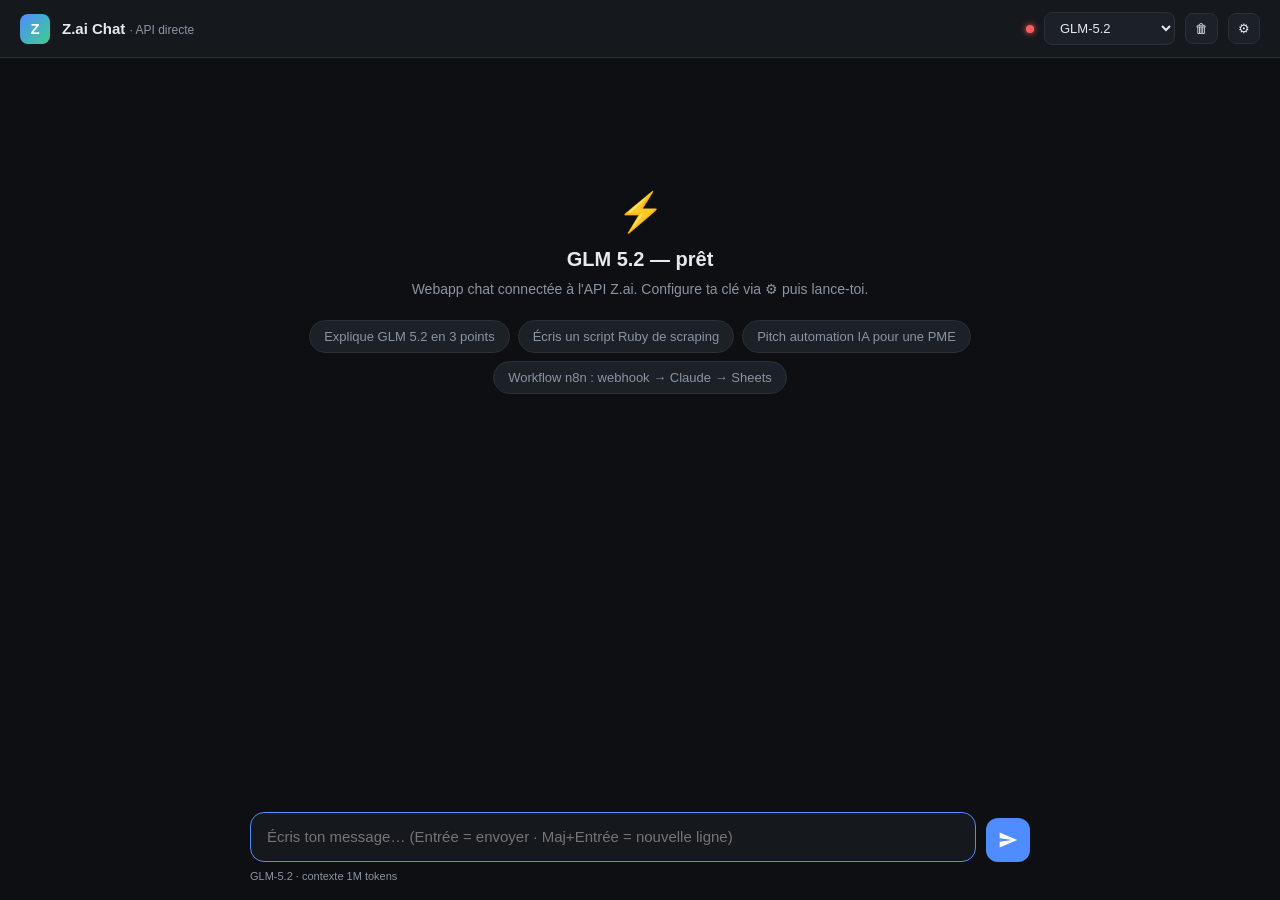
<file: zai-chat.html>
<!DOCTYPE html>
<html lang="fr">
<head>
<meta charset="UTF-8">
<meta name="viewport" content="width=device-width, initial-scale=1.0">
<title>Z.ai Chat — GLM 5.2</title>
<style>
  :root {
    --bg: #0d0f12;
    --bg-soft: #15181d;
    --bg-soft2: #1c2027;
    --border: #2a2f38;
    --text: #e6e9ee;
    --text-dim: #8b94a3;
    --accent: #4f8cff;
    --accent-soft: #1a3050;
    --user-bubble: #1f3a5f;
    --ai-bubble: #1a1d23;
    --green: #3ecf8e;
    --red: #ff5c5c;
    --mono: ui-monospace, "Cascadia Code", "Consolas", monospace;
    --sans: -apple-system, "Segoe UI", Roboto, sans-serif;
  }
  * { box-sizing: border-box; margin: 0; padding: 0; }
  html, body { height: 100%; }
  body {
    font-family: var(--sans);
    background: var(--bg);
    color: var(--text);
    display: flex;
    flex-direction: column;
    height: 100vh;
    overflow: hidden;
  }

  /* ---------- Header ---------- */
  header {
    display: flex;
    align-items: center;
    gap: 12px;
    padding: 12px 20px;
    background: var(--bg-soft);
    border-bottom: 1px solid var(--border);
    flex-shrink: 0;
  }
  .logo {
    width: 30px; height: 30px;
    border-radius: 8px;
    background: linear-gradient(135deg, #4f8cff, #3ecf8e);
    display: grid; place-items: center;
    font-weight: 800; font-size: 15px; color: #fff;
  }
  header h1 { font-size: 15px; font-weight: 600; }
  header .sub { font-size: 12px; color: var(--text-dim); font-weight: 400; }
  .header-right { margin-left: auto; display: flex; align-items: center; gap: 10px; }
  select, button {
    font-family: var(--sans);
    font-size: 13px;
    color: var(--text);
    background: var(--bg-soft2);
    border: 1px solid var(--border);
    border-radius: 8px;
    padding: 7px 11px;
    cursor: pointer;
    transition: border-color .15s, background .15s;
  }
  select:hover, button:hover { border-color: var(--accent); }
  button.icon { padding: 7px 9px; }
  .status-dot {
    width: 8px; height: 8px; border-radius: 50%;
    background: var(--red);
    box-shadow: 0 0 6px var(--red);
  }
  .status-dot.ok { background: var(--green); box-shadow: 0 0 6px var(--green); }

  /* ---------- Settings panel ---------- */
  .settings {
    background: var(--bg-soft);
    border-bottom: 1px solid var(--border);
    padding: 16px 20px;
    display: none;
    gap: 14px;
    flex-direction: column;
  }
  .settings.open { display: flex; }
  .settings .row { display: flex; gap: 14px; flex-wrap: wrap; align-items: flex-end; }
  .field { display: flex; flex-direction: column; gap: 5px; }
  .field label { font-size: 12px; color: var(--text-dim); }
  .field input {
    font-family: var(--mono);
    font-size: 13px;
    color: var(--text);
    background: var(--bg);
    border: 1px solid var(--border);
    border-radius: 8px;
    padding: 8px 11px;
    min-width: 340px;
  }
  .field input:focus { outline: none; border-color: var(--accent); }
  .field input.small { min-width: 120px; }
  .hint { font-size: 11px; color: var(--text-dim); }
  .hint a { color: var(--accent); }

  /* ---------- Chat area ---------- */
  .chat {
    flex: 1;
    overflow-y: auto;
    padding: 24px 0;
    scroll-behavior: smooth;
  }
  .chat-inner { max-width: 820px; margin: 0 auto; padding: 0 20px; }
  .msg { display: flex; gap: 14px; margin-bottom: 26px; animation: fade .2s ease; }
  @keyframes fade { from { opacity: 0; transform: translateY(6px);} to {opacity:1; transform:none;} }
  .avatar {
    width: 30px; height: 30px; border-radius: 8px; flex-shrink: 0;
    display: grid; place-items: center; font-size: 13px; font-weight: 700;
  }
  .avatar.user { background: var(--user-bubble); }
  .avatar.ai { background: linear-gradient(135deg, #4f8cff, #3ecf8e); color:#fff; }
  .bubble { flex: 1; padding-top: 3px; min-width: 0; }
  .bubble .who { font-size: 12px; color: var(--text-dim); margin-bottom: 5px; font-weight: 600; }
  .bubble .content { font-size: 15px; line-height: 1.6; word-wrap: break-word; }
  .content p { margin-bottom: 10px; }
  .content p:last-child { margin-bottom: 0; }
  .content ul, .content ol { margin: 0 0 10px 22px; }
  .content li { margin-bottom: 4px; }
  .content pre {
    background: #0a0c0f;
    border: 1px solid var(--border);
    border-radius: 8px;
    padding: 12px 14px;
    overflow-x: auto;
    margin: 0 0 10px;
  }
  .content code {
    font-family: var(--mono);
    font-size: 13px;
    background: var(--bg-soft2);
    padding: 2px 5px;
    border-radius: 4px;
  }
  .content pre code { background: none; padding: 0; }
  .content table { border-collapse: collapse; margin-bottom: 10px; font-size: 14px; }
  .content th, .content td { border: 1px solid var(--border); padding: 6px 10px; text-align: left; }
  .content th { background: var(--bg-soft2); }
  .content h1,.content h2,.content h3 { margin: 6px 0 8px; }
  .content strong { color: #fff; }
  .content a { color: var(--accent); }
  .cursor::after {
    content: '▋'; color: var(--accent);
    animation: blink 1s step-end infinite;
  }
  @keyframes blink { 50% { opacity: 0; } }

  .empty {
    text-align: center; color: var(--text-dim);
    margin-top: 12vh; padding: 0 20px;
  }
  .empty .big { font-size: 38px; margin-bottom: 14px; }
  .empty h2 { font-size: 20px; color: var(--text); margin-bottom: 8px; font-weight: 600; }
  .empty p { font-size: 14px; max-width: 460px; margin: 0 auto 6px; line-height: 1.5; }
  .chips { display:flex; gap:8px; justify-content:center; flex-wrap:wrap; margin-top:20px; }
  .chip {
    font-size: 13px; padding: 8px 14px; border-radius: 20px;
    background: var(--bg-soft2); border: 1px solid var(--border);
    cursor: pointer; transition: border-color .15s;
  }
  .chip:hover { border-color: var(--accent); }

  /* ---------- Composer ---------- */
  .composer-wrap { flex-shrink: 0; padding: 0 0 18px; background: var(--bg); }
  .composer {
    max-width: 820px; margin: 0 auto; padding: 0 20px;
    display: flex; gap: 10px; align-items: flex-end;
  }
  .composer textarea {
    flex: 1;
    font-family: var(--sans); font-size: 15px; color: var(--text);
    background: var(--bg-soft);
    border: 1px solid var(--border);
    border-radius: 14px;
    padding: 13px 16px;
    resize: none;
    max-height: 200px;
    line-height: 1.5;
  }
  .composer textarea:focus { outline: none; border-color: var(--accent); }
  .send-btn {
    width: 44px; height: 44px; border-radius: 12px;
    background: var(--accent); border: none;
    display: grid; place-items: center; flex-shrink: 0;
  }
  .send-btn:hover { background: #3d7bf0; border:none; }
  .send-btn:disabled { background: var(--bg-soft2); cursor: not-allowed; }
  .send-btn svg { width: 20px; height: 20px; fill: #fff; }
  .composer-meta {
    max-width: 820px; margin: 8px auto 0; padding: 0 20px;
    font-size: 11px; color: var(--text-dim);
    display: flex; justify-content: space-between;
  }
  .err-banner {
    max-width: 820px; margin: 0 auto 10px; padding: 10px 20px;
    color: var(--red); font-size: 13px;
  }
  ::-webkit-scrollbar { width: 10px; }
  ::-webkit-scrollbar-thumb { background: var(--border); border-radius: 5px; }
  ::-webkit-scrollbar-track { background: transparent; }
</style>
</head>
<body>

<header>
  <div class="logo">Z</div>
  <div>
    <h1>Z.ai Chat <span class="sub">· API directe</span></h1>
  </div>
  <div class="header-right">
    <span class="status-dot" id="statusDot" title="Clé API non configurée"></span>
    <select id="modelSelect" title="Modèle">
      <option value="glm-5.2">GLM-5.2</option>
      <option value="glm-5.2-air">GLM-5.2-Air</option>
      <option value="glm-5.2-flash">GLM-5.2-Flash</option>
      <option value="glm-4.6">GLM-4.6</option>
    </select>
    <button class="icon" id="clearBtn" title="Effacer la conversation">🗑</button>
    <button class="icon" id="settingsBtn" title="Réglages">⚙</button>
  </div>
</header>

<div class="settings" id="settingsPanel">
  <div class="row">
    <div class="field">
      <label>Clé API Z.ai</label>
      <input type="password" id="apiKey" placeholder="xxxxxxxx.xxxxxxxxxxxxxxxx" autocomplete="off">
    </div>
    <div class="field">
      <label>Base URL</label>
      <input type="text" id="baseUrl" class="small" value="https://api.z.ai/api/paas/v4" style="min-width:300px">
    </div>
    <button id="saveSettings">Enregistrer</button>
  </div>
  <div class="hint">
    Récupère ta clé sur <a href="https://z.ai/manage-apikey/apikey-list" target="_blank">z.ai → API Keys</a>.
    Stockée uniquement dans ton navigateur (localStorage), jamais envoyée ailleurs que vers l'API Z.ai.
  </div>
</div>

<div class="chat" id="chat">
  <div class="chat-inner" id="chatInner">
    <div class="empty" id="emptyState">
      <div class="big">⚡</div>
      <h2>GLM 5.2 — prêt</h2>
      <p>Webapp chat connectée à l'API Z.ai. Configure ta clé via ⚙ puis lance-toi.</p>
      <div class="chips" id="chips"></div>
    </div>
  </div>
</div>

<div class="composer-wrap">
  <div class="err-banner" id="errBanner" style="display:none"></div>
  <div class="composer">
    <textarea id="input" rows="1" placeholder="Écris ton message… (Entrée = envoyer · Maj+Entrée = nouvelle ligne)"></textarea>
    <button class="send-btn" id="sendBtn" title="Envoyer">
      <svg viewBox="0 0 24 24"><path d="M2 21l21-9L2 3v7l15 2-15 2v7z"/></svg>
    </button>
  </div>
  <div class="composer-meta">
    <span id="modelInfo">GLM-5.2 · contexte 1M tokens</span>
    <span id="tokenInfo"></span>
  </div>
</div>

<script>
const $ = id => document.getElementById(id);
const LS = {
  key:   'zai_api_key',
  base:  'zai_base_url',
  model: 'zai_model',
  hist:  'zai_history'
};

let messages = [];        // {role, content}
let streaming = false;

// ---------- Settings persistence ----------
function loadSettings() {
  $('apiKey').value  = localStorage.getItem(LS.key)  || '';
  $('baseUrl').value = localStorage.getItem(LS.base) || 'https://api.z.ai/api/paas/v4';
  const m = localStorage.getItem(LS.model);
  if (m) $('modelSelect').value = m;
  updateStatus();
  updateModelInfo();
}
function saveSettings() {
  localStorage.setItem(LS.key,  $('apiKey').value.trim());
  localStorage.setItem(LS.base, $('baseUrl').value.trim());
  $('settingsPanel').classList.remove('open');
  updateStatus();
  flash('Réglages enregistrés ✓', false);
}
function updateStatus() {
  const has = !!localStorage.getItem(LS.key);
  $('statusDot').classList.toggle('ok', has);
  $('statusDot').title = has ? 'Clé API configurée' : 'Clé API non configurée';
}
function updateModelInfo() {
  $('modelInfo').textContent = $('modelSelect').value.toUpperCase() + ' · contexte 1M tokens';
}

// ---------- History persistence ----------
function saveHistory() { localStorage.setItem(LS.hist, JSON.stringify(messages)); }
function loadHistory() {
  try {
    const h = JSON.parse(localStorage.getItem(LS.hist) || '[]');
    if (Array.isArray(h) && h.length) {
      messages = h;
      messages.forEach(m => renderMessage(m.role, m.content, false));
      $('emptyState').style.display = 'none';
    }
  } catch(e) {}
}

// ---------- Minimal markdown ----------
function escapeHtml(s){return s.replace(/&/g,'&amp;').replace(/</g,'&lt;').replace(/>/g,'&gt;');}
function mdToHtml(md) {
  // code blocks first
  const blocks = [];
  md = md.replace(/```(\w*)\n?([\s\S]*?)```/g, (m, lang, code) => {
    blocks.push('<pre><code>' + escapeHtml(code.replace(/\n$/,'')) + '</code></pre>');
    return '\x00BLOCK' + (blocks.length-1) + '\x00';
  });
  md = escapeHtml(md);
  // tables
  md = md.replace(/(^\|.+\|\n\|[ :|-]+\|\n(?:\|.*\|\n?)*)/gm, tbl => {
    const rows = tbl.trim().split('\n').filter(r => r.trim());
    if (rows.length < 2) return tbl;
    const head = rows[0].split('|').slice(1,-1).map(c=>c.trim());
    const body = rows.slice(2).map(r => r.split('|').slice(1,-1).map(c=>c.trim()));
    let h = '<table><thead><tr>' + head.map(c=>'<th>'+c+'</th>').join('') + '</tr></thead><tbody>';
    h += body.map(r => '<tr>' + r.map(c=>'<td>'+c+'</td>').join('') + '</tr>').join('');
    return h + '</tbody></table>';
  });
  md = md
    .replace(/^### (.*)$/gm, '<h3>$1</h3>')
    .replace(/^## (.*)$/gm, '<h2>$1</h2>')
    .replace(/^# (.*)$/gm, '<h1>$1</h1>')
    .replace(/\*\*([^*]+)\*\*/g, '<strong>$1</strong>')
    .replace(/(?<!\*)\*([^*\n]+)\*(?!\*)/g, '<em>$1</em>')
    .replace(/`([^`]+)`/g, '<code>$1</code>')
    .replace(/\[([^\]]+)\]\(([^)]+)\)/g, '<a href="$2" target="_blank">$1</a>');
  // lists
  md = md.replace(/(?:^[-*] .*(?:\n|$))+/gm, m => {
    const items = m.trim().split('\n').map(l => '<li>'+l.replace(/^[-*] /,'')+'</li>').join('');
    return '<ul>'+items+'</ul>';
  });
  md = md.replace(/(?:^\d+\. .*(?:\n|$))+/gm, m => {
    const items = m.trim().split('\n').map(l => '<li>'+l.replace(/^\d+\. /,'')+'</li>').join('');
    return '<ol>'+items+'</ol>';
  });
  // paragraphs
  md = md.split(/\n{2,}/).map(b => {
    if (/^\s*<(ul|ol|pre|table|h\d|blockquote)/.test(b)) return b;
    return '<p>' + b.replace(/\n/g,'<br>') + '</p>';
  }).join('');
  md = md.replace(/\x00BLOCK(\d+)\x00/g, (m,i)=>blocks[+i]);
  return md;
}

// ---------- Rendering ----------
function renderMessage(role, content, animate=true) {
  const wrap = document.createElement('div');
  wrap.className = 'msg';
  const isUser = role === 'user';
  wrap.innerHTML = `
    <div class="avatar ${isUser?'user':'ai'}">${isUser?'🧑':'Z'}</div>
    <div class="bubble">
      <div class="who">${isUser?'Toi':'GLM 5.2'}</div>
      <div class="content"></div>
    </div>`;
  if (!animate) wrap.style.animation = 'none';
  const contentEl = wrap.querySelector('.content');
  contentEl.innerHTML = isUser ? escapeHtml(content).replace(/\n/g,'<br>') : mdToHtml(content);
  $('chatInner').appendChild(wrap);
  scrollDown();
  return contentEl;
}
function scrollDown() { const c=$('chat'); c.scrollTop = c.scrollHeight; }
function flash(msg, isErr=true) {
  const b = $('errBanner');
  b.textContent = msg;
  b.style.color = isErr ? 'var(--red)' : 'var(--green)';
  b.style.display = 'block';
  setTimeout(()=>{ b.style.display='none'; }, isErr?6000:2500);
}

// ---------- Send / stream ----------
async function send() {
  if (streaming) return;
  const text = $('input').value.trim();
  if (!text) return;
  const apiKey = localStorage.getItem(LS.key);
  if (!apiKey) { flash('Configure ta clé API d\'abord (⚙).'); $('settingsPanel').classList.add('open'); return; }

  $('emptyState').style.display = 'none';
  $('input').value = ''; autoGrow();
  messages.push({role:'user', content:text});
  renderMessage('user', text);
  saveHistory();

  streaming = true; $('sendBtn').disabled = true;
  const contentEl = renderMessage('assistant', '');
  contentEl.classList.add('cursor');
  let acc = '';

  const base = (localStorage.getItem(LS.base) || 'https://api.z.ai/api/paas/v4').replace(/\/$/,'');
  const model = $('modelSelect').value;

  try {
    const res = await fetch(base + '/chat/completions', {
      method: 'POST',
      headers: { 'Content-Type':'application/json', 'Authorization':'Bearer '+apiKey },
      body: JSON.stringify({ model, messages, stream: true, temperature: 0.7 })
    });
    if (!res.ok) {
      const t = await res.text();
      throw new Error('HTTP '+res.status+' — '+t.slice(0,200));
    }
    const reader = res.body.getReader();
    const dec = new TextDecoder();
    let buf = '';
    while (true) {
      const {done, value} = await reader.read();
      if (done) break;
      buf += dec.decode(value, {stream:true});
      const lines = buf.split('\n');
      buf = lines.pop();
      for (const line of lines) {
        const l = line.trim();
        if (!l.startsWith('data:')) continue;
        const data = l.slice(5).trim();
        if (data === '[DONE]') continue;
        try {
          const j = JSON.parse(data);
          const delta = j.choices?.[0]?.delta?.content || '';
          if (delta) {
            acc += delta;
            contentEl.innerHTML = mdToHtml(acc);
            scrollDown();
          }
        } catch(e) {}
      }
    }
    contentEl.classList.remove('cursor');
    contentEl.innerHTML = mdToHtml(acc);
    messages.push({role:'assistant', content:acc});
    saveHistory();
  } catch(err) {
    contentEl.classList.remove('cursor');
    contentEl.innerHTML = '<p style="color:var(--red)">⚠ '+escapeHtml(err.message)+'</p>';
    flash('Erreur API : '+err.message);
    messages.pop(); // remove the failed user-turn pairing? keep user msg, drop empty assistant
  } finally {
    streaming = false; $('sendBtn').disabled = false;
    $('input').focus();
  }
}

// ---------- UI wiring ----------
function autoGrow() {
  const t = $('input');
  t.style.height = 'auto';
  t.style.height = Math.min(t.scrollHeight, 200) + 'px';
}
$('input').addEventListener('input', autoGrow);
$('input').addEventListener('keydown', e => {
  if (e.key === 'Enter' && !e.shiftKey) { e.preventDefault(); send(); }
});
$('sendBtn').addEventListener('click', send);
$('settingsBtn').addEventListener('click', () => $('settingsPanel').classList.toggle('open'));
$('saveSettings').addEventListener('click', saveSettings);
$('modelSelect').addEventListener('change', () => {
  localStorage.setItem(LS.model, $('modelSelect').value);
  updateModelInfo();
});
$('clearBtn').addEventListener('click', () => {
  if (!confirm('Effacer toute la conversation ?')) return;
  messages = [];
  localStorage.removeItem(LS.hist);
  document.querySelectorAll('.msg').forEach(m=>m.remove());
  $('emptyState').style.display = 'block';
});

// suggestion chips
const SUGGESTIONS = [
  "Explique GLM 5.2 en 3 points",
  "Écris un script Ruby de scraping",
  "Pitch automation IA pour une PME",
  "Workflow n8n : webhook → Claude → Sheets"
];
const chipsEl = $('chips');
SUGGESTIONS.forEach(s => {
  const c = document.createElement('div');
  c.className = 'chip'; c.textContent = s;
  c.onclick = () => { $('input').value = s; autoGrow(); $('input').focus(); };
  chipsEl.appendChild(c);
});

loadSettings();
loadHistory();
$('input').focus();
</script>
</body>
</html>
</file>
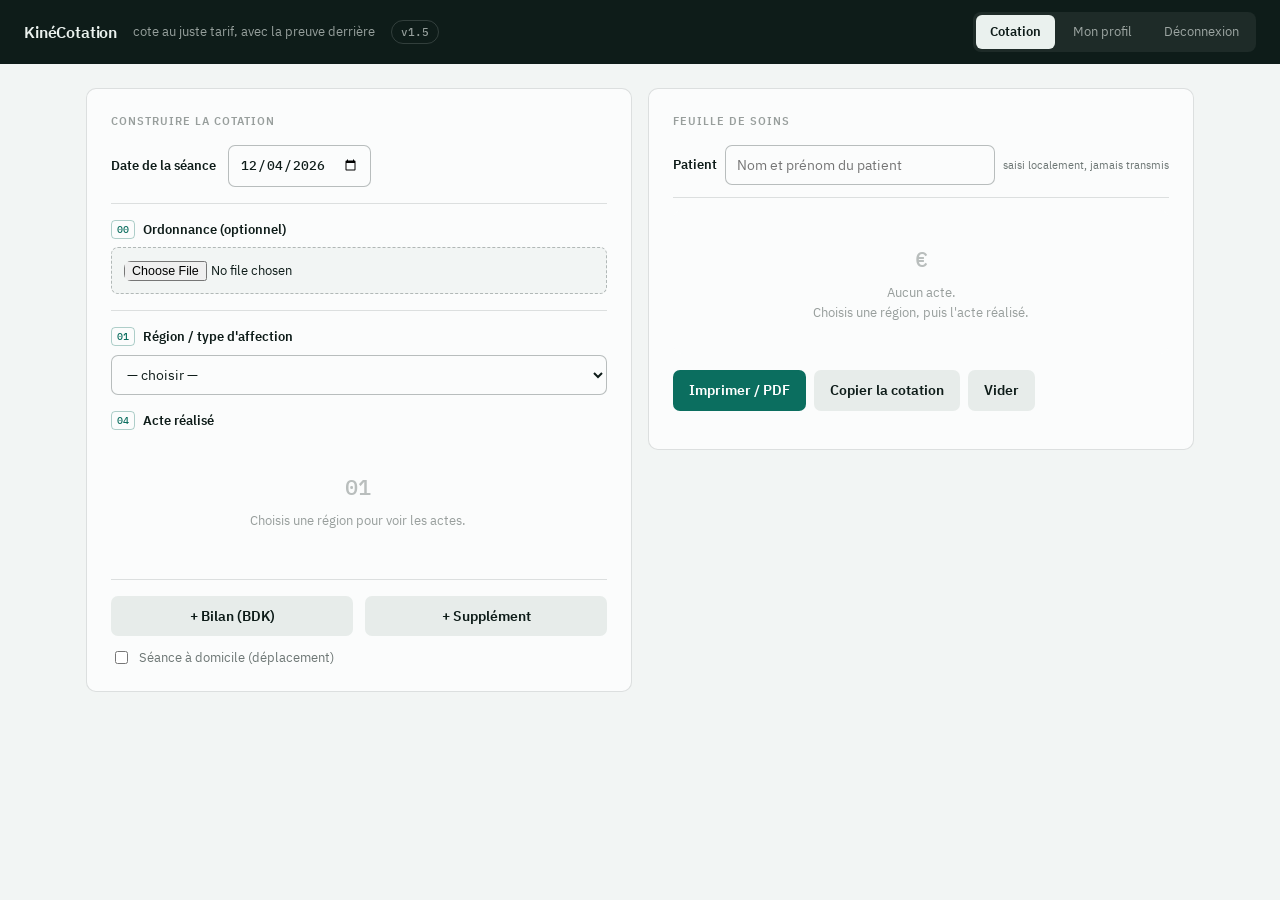
<file: kine-cotation/webapp/kinecotation.html>
<!DOCTYPE html>
<html lang="fr">
<head>
<meta charset="utf-8">
<meta name="viewport" content="width=device-width, initial-scale=1">
<title>KinéCotation — cotation NGAP défendable</title>
<!-- PWA : installable comme une app (Android + iOS). Le manifest et le SW ne
     sont servis qu'en mode HTTP (backend) ; en file:// ces liens sont inertes. -->
<meta name="theme-color" content="#0E1C19">
<link rel="manifest" href="/manifest.webmanifest">
<meta name="apple-mobile-web-app-capable" content="yes">
<meta name="mobile-web-app-capable" content="yes">
<meta name="apple-mobile-web-app-status-bar-style" content="black-translucent">
<meta name="apple-mobile-web-app-title" content="KinéCotation">
<link rel="apple-touch-icon" href="/static/icons/apple-touch-icon-180.png">
<style>

@font-face{font-family:'Plex';font-weight:400;font-style:normal;font-display:swap;
  src:url([data-uri]) format('woff2')}
@font-face{font-family:'Plex';font-weight:600;font-style:normal;font-display:swap;
  src:url([data-uri]) format('woff2')}
@font-face{font-family:'PlexMono';font-weight:500;font-style:normal;font-display:swap;
  src:url([data-uri]) format('woff2')}


/* ============================================================
   JETONS — concept « L'instrument »
   Ecart delibere avec la vitrine 10K : elle est CHAUDE (papier creme
   #F5F1E9 / encre bleue #0C2438 / orange #F07E26, Fraunces editorial).
   Ici tout est FROID : ardoise, encre graphite-vert, accent petrole.
   Contrastes AA verifies au build (voir 07_UI_DESIGN.md).
   ============================================================ */
:root{
  /* surfaces — froides, la ou le 10K est creme */
  --paper:#F2F5F4; --paper-2:#E7ECEA; --card:#FBFCFC;
  /* encre — graphite a sous-ton vert (10K : bleu) */
  --ink:#0E1C19; --ink-2:#1C332E; --ink-soft:rgba(14,28,25,.60); --ink-faint:rgba(14,28,25,.42);
  --line:rgba(14,28,25,.13); --line-strong:rgba(14,28,25,.28);
  --on-ink:#EAF1EE; --on-ink-muted:rgba(234,241,238,.62); --on-ink-line:rgba(234,241,238,.16);
  /* accent petrole = interactif ET « defendable » (un seul accent, comme le 10K) */
  --accent:#0B6E5F; --accent-deep:#084F44; --accent-bright:#11A08A;
  --accent-wash:rgba(11,110,95,.08); --accent-line:rgba(11,110,95,.32);
  /* semantiques — distinctes de l'accent, jamais decoratives */
  --warn:#8A4B00; --warn-wash:#FCF3E6; --warn-line:rgba(138,75,0,.30);
  --danger:#96261B; --danger-wash:#FBEDEB; --danger-line:rgba(150,38,27,.30);
  /* echelle d'espacement (meme discipline que le 10K) */
  --sp-1:4px; --sp-2:8px; --sp-3:12px; --sp-4:16px; --sp-5:24px; --sp-6:32px; --sp-7:48px;
  /* motion — sobre : un outil, pas une vitrine */
  --dur-1:120ms; --dur-2:220ms; --ease:cubic-bezier(.22,.61,.21,1);
  --radius:10px;
  --sans:'Plex',-apple-system,Segoe UI,Roboto,sans-serif;
  --mono:'PlexMono',ui-monospace,SFMono-Regular,Consolas,monospace;
}
*{box-sizing:border-box}
html{-webkit-text-size-adjust:100%}
body{margin:0;background:var(--paper);color:var(--ink);font-family:var(--sans);
  font-size:14px;line-height:1.5;-webkit-font-smoothing:antialiased}
/* les CHIFFRES sont des donnees : mono tabulaire, alignes, comparables d'un coup d'oeil */
.num,.ftab td.r,.tot span:last-child,.c{font-family:var(--mono);font-variant-numeric:tabular-nums}
:focus-visible{outline:2px solid var(--accent);outline-offset:2px;border-radius:4px}
@media (prefers-reduced-motion:reduce){*{animation:none!important;transition:none!important}}

/* ---------- header ---------- */
header{background:var(--ink);color:var(--on-ink);padding:var(--sp-3) var(--sp-5);
  display:flex;align-items:center;gap:var(--sp-4);flex-wrap:wrap}
header h1{font-size:16px;margin:0;font-weight:600;letter-spacing:-.01em}
header .sub{color:var(--on-ink-muted);font-size:12.5px}
/* la version du bareme est une info de PREUVE, pas un detail : elle est dans le chrome */
.bareme{font-family:var(--mono);font-size:11px;color:var(--on-ink-muted);
  border:1px solid var(--on-ink-line);border-radius:999px;padding:3px 9px;white-space:nowrap}
nav{margin-left:auto;display:flex;gap:var(--sp-1);background:rgba(234,241,238,.07);
  padding:3px;border-radius:8px}
nav{flex:none}
nav button{background:transparent;color:var(--on-ink-muted);border:0;padding:7px 14px;
  border-radius:6px;cursor:pointer;font:inherit;font-size:13px;white-space:nowrap;
  transition:all var(--dur-1) var(--ease)}
nav button:hover{color:var(--on-ink)}
nav button.on{background:var(--on-ink);color:var(--ink);font-weight:600}
nav a#nav-out{color:var(--on-ink-muted);text-decoration:none;font-size:13px;padding:7px 14px;
  border-radius:6px;transition:color var(--dur-1) var(--ease)}
nav a#nav-out:hover{color:var(--on-ink)}
/* mobile : le header ne doit pas manger l'ecran. La baseline est du marketing,
   le barème est de la preuve -> on sacrifie la baseline, on garde le barème.
   En mode servi (http) un 3e item (Déconnexion) apparait dans le nav : titre +
   barème + 3 items ne tiennent pas sur 375px. On autorise donc le header à wrapper
   -> le nav (pastille compacte) passe sur sa propre ligne, aligné à droite, sans
   jamais élargir le document. Le barème reste lisible sur la 1re ligne. */
@media(max-width:640px){
  header{padding:var(--sp-3) var(--sp-4);gap:var(--sp-2);flex-wrap:wrap}
  header .sub{display:none}
  header h1{font-size:15px}
  .bareme{font-size:10px;padding:2px 7px;overflow:hidden;text-overflow:ellipsis}
  nav button{padding:6px 10px;font-size:12px}
}

/* ---------- layout ---------- */
main{max-width:1140px;margin:var(--sp-5) auto var(--sp-7);padding:0 var(--sp-4);
  display:grid;grid-template-columns:minmax(0,1fr) minmax(0,1fr);gap:var(--sp-4);align-items:start}
@media(max-width:900px){main{grid-template-columns:1fr}}
.card{background:var(--card);border:1px solid var(--line);border-radius:var(--radius);padding:var(--sp-5)}
.card h2{margin:0 0 var(--sp-4);font-size:11px;text-transform:uppercase;letter-spacing:.09em;
  color:var(--ink-faint);font-weight:600}
.sticky{position:sticky;top:var(--sp-4)}
@media(max-width:900px){.sticky{position:static}}

/* ---------- etapes ---------- */
.step{margin-bottom:var(--sp-4)}
/* date de seance : en tete, compacte — elle pilote le bareme mais ne doit pas
   voler la vedette au parcours de cotation */
.dateline{display:flex;align-items:center;gap:var(--sp-3);padding-bottom:var(--sp-4);
  border-bottom:1px solid var(--line)}
.dateline label{margin:0;font-weight:600;color:var(--ink);white-space:nowrap}
.dateline input{width:auto;font-family:var(--mono);font-size:13px}
.lbl{display:flex;align-items:center;gap:var(--sp-2);font-size:13px;font-weight:600;margin-bottom:var(--sp-2)}
.idx{font-family:var(--mono);font-size:10px;color:var(--accent);border:1px solid var(--accent-line);
  border-radius:4px;padding:1px 5px;font-weight:500}
label{display:block;font-size:12.5px;color:var(--ink-soft);margin:var(--sp-3) 0 var(--sp-1)}
input,select{width:100%;padding:9px 11px;border:1px solid var(--line-strong);border-radius:7px;
  font:inherit;font-size:13.5px;background:var(--card);color:var(--ink);
  transition:border-color var(--dur-1) var(--ease),box-shadow var(--dur-1) var(--ease)}
input:hover,select:hover{border-color:var(--ink-faint)}
input:focus,select:focus{outline:0;border-color:var(--accent);box-shadow:0 0 0 3px var(--accent-wash)}
.row{display:flex;gap:var(--sp-3)}.row>*{flex:1;min-width:0}
.chk{display:flex;align-items:center;gap:var(--sp-2);margin-top:var(--sp-3)}
.chk input{width:auto;accent-color:var(--accent)}
.chk label{margin:0}

/* segmente : un choix binaire = UN clic, pas trois (select -> ouvrir -> choisir) */
.seg{display:flex;gap:var(--sp-1);background:var(--paper-2);padding:3px;border-radius:8px}
.seg button{flex:1;background:transparent;border:0;padding:8px 10px;border-radius:6px;cursor:pointer;
  font:inherit;font-size:13px;color:var(--ink-soft);transition:all var(--dur-1) var(--ease)}
.seg button:hover{color:var(--ink)}
.seg button.on{background:var(--card);color:var(--accent-deep);font-weight:600;
  box-shadow:0 1px 2px rgba(14,28,25,.10)}

/* ---------- liste d'actes ---------- */
.actes{display:flex;flex-direction:column;gap:var(--sp-1);max-height:280px;overflow:auto;
  margin-top:var(--sp-2);padding-right:2px}
.acte{display:flex;justify-content:space-between;align-items:baseline;gap:var(--sp-3);
  border:1px solid var(--line);border-left:2px solid transparent;border-radius:7px;
  padding:9px 11px;cursor:pointer;font-size:13px;background:var(--card);text-align:left;
  transition:border-color var(--dur-1) var(--ease),background var(--dur-1) var(--ease)}
.acte:hover{border-color:var(--accent-line);border-left-color:var(--accent);background:var(--accent-wash)}
.acte .c{font-weight:500;color:var(--accent-deep);white-space:nowrap}
.acte .lib{color:var(--ink-soft)}
.acte .t{white-space:nowrap;font-family:var(--mono);font-variant-numeric:tabular-nums;color:var(--ink)}

/* ---------- feuille ---------- */
#feuille{background:var(--card);border-radius:var(--radius)}
.fh{display:flex;justify-content:space-between;gap:var(--sp-4);
  border-bottom:2px solid var(--ink);padding-bottom:var(--sp-3);margin-bottom:var(--sp-3)}
.fh .n{font-weight:600;font-size:15px}
.ftab{width:100%;border-collapse:collapse;font-size:13px}
.ftab th{text-align:left;padding:6px 4px;font-size:10px;text-transform:uppercase;
  letter-spacing:.07em;color:var(--ink-faint);border-bottom:1px solid var(--line-strong)}
.ftab td{text-align:left;padding:9px 4px;border-bottom:1px solid var(--line);vertical-align:top}
.ftab td.r{text-align:right;white-space:nowrap}
.ftab tbody tr{animation:in var(--dur-2) var(--ease)}
@keyframes in{from{opacity:0;transform:translateY(-3px)}to{opacity:1;transform:none}}
.tot{display:flex;justify-content:space-between;align-items:baseline;font-weight:600;
  font-size:17px;margin-top:var(--sp-3);padding-top:var(--sp-3);border-top:2px solid var(--ink)}
.x{color:var(--ink-faint);cursor:pointer;padding:0 4px;transition:color var(--dur-1) var(--ease)}
.x:hover{color:var(--danger)}

/* n° de seance ET nb prescrites : ils PILOTENT l'alerte DAP -> promus, editables.
   'Prescrites' = saisissable a la main quand l'OCR echoue ou en flux manuel. */
.seance{display:inline-flex;align-items:center;gap:6px 8px;flex-wrap:wrap;margin-top:6px;
  padding:4px 8px;background:var(--paper-2);border:1px solid var(--line);border-radius:6px}
.seance span{font-size:11px;color:var(--ink-soft)}
.seance input{width:56px;padding:3px 6px;font-family:var(--mono);font-size:12.5px;text-align:center}

/* ---------- alertes ---------- */
.alert{border-radius:7px;padding:10px 12px;font-size:12.5px;margin-top:var(--sp-2);
  border:1px solid;border-left-width:3px}
.alert.danger{background:var(--danger-wash);color:var(--danger);border-color:var(--danger-line)}
.alert.warn{background:var(--warn-wash);color:var(--warn);border-color:var(--warn-line)}
.alert.info{background:var(--accent-wash);color:var(--accent-deep);border-color:var(--accent-line)}
.alert b{font-weight:600}

/* ---------- divers ---------- */
button.act{background:var(--accent);color:#fff;border:0;padding:10px 16px;border-radius:7px;
  cursor:pointer;font:inherit;font-size:13.5px;font-weight:600;
  transition:background var(--dur-1) var(--ease),transform var(--dur-1) var(--ease)}
button.act:hover{background:var(--accent-deep)}
button.act:active{transform:translateY(1px)}
button.ghost{background:var(--paper-2);color:var(--ink)}
button.ghost:hover{background:var(--line);color:var(--ink)}
.pill{display:inline-block;background:var(--accent-wash);color:var(--accent-deep);
  border-radius:999px;padding:3px 10px;font-size:11.5px;font-weight:600}
.muted{color:var(--ink-soft);font-size:12px}
.empty{text-align:center;padding:var(--sp-6) var(--sp-4);color:var(--ink-faint);font-size:13px}
.empty .big{font-family:var(--mono);font-size:22px;color:var(--line-strong);display:block;margin-bottom:var(--sp-2)}
.justif{font-size:11.5px;color:var(--ink-soft);margin-top:var(--sp-4);
  border:1px dashed var(--line-strong);border-radius:7px;padding:var(--sp-3);background:var(--paper)}
.justif b{color:var(--ink)}
.justif .src{font-family:var(--mono);font-size:10.5px;color:var(--ink-faint);
  margin-top:var(--sp-2);padding-top:var(--sp-2);border-top:1px solid var(--line)}
hr.sep{border:0;border-top:1px solid var(--line);margin:var(--sp-4) 0}
.hidden{display:none}
.file{border:1px dashed var(--line-strong);border-radius:7px;padding:var(--sp-3);background:var(--paper)}
.file input{border:0;background:transparent;padding:0;font-size:12.5px}

/* ---------- caviardage de l'ordonnance (etape 00) ----------
   L'image d'ordonnance est une donnee de SANTE. Le geste de masquage se fait
   ICI, en local, sur un canvas : seule la version aux pixels noircis quittera le
   poste (cf. caviarderEtAnalyser). Le geste = glisser (souris OU doigt), comme
   un outil de capture d'ecran — universel, rien a apprendre. */
/* fond carte (le plus clair) pour que la microcopie mutee passe AA ; l'affordance
   « zone d'action » est portee par la bordure accent gauche, pas par une teinte de
   fond qui abaisserait le contraste du texte. */
.cav{margin-top:var(--sp-3);border:1px solid var(--accent-line);border-left:3px solid var(--accent);
  background:var(--card);border-radius:8px;padding:var(--sp-3)}
.cav .hint{font-size:12.5px;color:var(--ink-2);margin-bottom:var(--sp-2)}
.cav .hint b{color:var(--ink)}
.cavwrap{position:relative;border:1px solid var(--line-strong);border-radius:6px;overflow:hidden;
  background:var(--paper-2);line-height:0}
/* touch-action:none -> le glissement dessine, il ne fait pas defiler la page (mobile). */
#ordoCanvas{display:block;max-width:100%;height:auto;cursor:crosshair;touch-action:none}
.cavbar{display:flex;align-items:center;gap:var(--sp-2);flex-wrap:wrap;margin-top:var(--sp-2)}
.cavbar .grow{flex:1}
.act.mini{padding:6px 10px;font-size:12px}
.cavcount{font-family:var(--mono);font-variant-numeric:tabular-nums}
.cavnote{font-size:11px;color:var(--ink-soft);margin-top:var(--sp-2)}
button.act:disabled{background:var(--line-strong);color:var(--on-ink-muted);cursor:not-allowed}
button.act:disabled:hover{background:var(--line-strong)}
/* overlay « Détection du bloc patient… » : l'app masque toute seule, le kiné
   valide d'un regard. Pendant l'OCR local (1-3 s) l'aperçu est voilé + spinner. */
.cavov{position:absolute;inset:0;display:flex;align-items:center;justify-content:center;gap:var(--sp-2);
  background:rgba(14,28,25,.58);color:var(--on-ink);font-size:12.5px;text-align:center;
  padding:var(--sp-3);line-height:1.35}
.cavov .sp{width:15px;height:15px;border:2px solid var(--on-ink-line);border-top-color:var(--on-ink);
  border-radius:50%;animation:cavspin .8s linear infinite;flex:none}
@keyframes cavspin{to{transform:rotate(360deg)}}

/* ---------- champ patient (en-tete de la feuille, STRICTEMENT local) ----------
   La valeur ne quitte jamais le poste : ni reseau, ni localStorage (une feuille =
   un patient). Cf. setPatient / reset. */
.patientbox{display:flex;align-items:center;gap:var(--sp-2);flex-wrap:wrap;
  padding-bottom:var(--sp-3);margin-bottom:var(--sp-3);border-bottom:1px solid var(--line)}
.patientbox label{margin:0;font-weight:600;color:var(--ink);white-space:nowrap;font-size:13px}
.patientbox input{flex:1;min-width:140px;width:auto;font-size:13.5px}
.patientbox .local{font-size:11px;color:var(--ink-soft);white-space:nowrap}

/* ---------- impression : la feuille seule ---------- */
@media print{
  header,nav,#tab-cotation .builder,.noprint{display:none!important}
  body{background:#fff;font-size:11pt}
  main{display:block;max-width:none;margin:0;padding:0}
  .card{border:0;padding:0}
  .justif{background:#fff}
  .sticky{position:static}
}
</style>
</head>
<body>
<header>
  <h1>KinéCotation</h1>
  <span class="sub">cote au juste tarif, avec la preuve derrière</span>
  <span class="bareme" id="bareme"></span>
  <nav>
    <button id="nav-cot" class="on" onclick="show('cotation')">Cotation</button>
    <button id="nav-prof" onclick="show('profil')">Mon profil</button>
    <a id="nav-out" href="/logout" style="display:none">Déconnexion</a>
  </nav>
</header>

<main id="tab-profil" class="hidden">
  <div class="card">
    <h2>Profil praticien</h2>
    <p class="muted">Saisi une fois. Apparaît en en-tête de chaque feuille. <b>Stocké localement sur ce poste</b> — rien n'est envoyé.</p>
    <label>Nom et prénom</label><input id="p_nom" placeholder="Claire DUBOIS">
    <label>Qualité</label><input id="p_qual" value="Masseur-Kinésithérapeute D.E.">
    <div class="row"><div><label>N° RPPS</label><input id="p_rpps" placeholder="10101010101"></div>
      <div><label>N° de facturation (AM)</label><input id="p_amf" placeholder="691234567"></div></div>
    <label>Adresse du cabinet</label><input id="p_adr" placeholder="12 rue des Lilas">
    <div class="row"><div><label>Code postal / Ville</label><input id="p_cpv" placeholder="69003 LYON"></div>
      <div><label>Téléphone</label><input id="p_tel" placeholder="04 78 00 00 00"></div></div>
    <label>Email</label><input id="p_mail" placeholder="cabinet@exemple.fr">
    <label>Conventionnement / secteur</label><input id="p_conv" placeholder="Conventionné secteur 1">
    <div class="chk"><input type="checkbox" id="p_drom"><label>Exercice en DROM-COM (lettre-clé 2,43 € au lieu de 2,21 €)</label></div>
    <p style="margin-top:var(--sp-5)"><button class="act" onclick="saveProfil()">Enregistrer</button>
      <span id="psaved" class="pill" style="display:none">✓ enregistré</span></p>
    <hr class="sep">
    <!-- Métrique de confiance du caviardage auto (compteurs seuls, AUCUNE donnée de
         santé). Sert à décider un jour du tout-automatique : tant que le taux
         d'acceptation sans retouche n'est pas très haut, on garde la validation. -->
    <p class="muted" id="cavStats" style="font-size:11.5px;margin:0"></p>
  </div>
  <div class="card">
    <h2>Aperçu en-tête</h2>
    <div id="profilApercu"></div>
  </div>
</main>

<main id="tab-cotation">
  <div class="card builder">
    <h2>Construire la cotation</h2>

    <!-- La date de la SEANCE pilote le bareme (pas la date du jour) : une seance du
         31/08 facturee le 05/09 se cote au bareme du 31/08. Elle est donc en tete. -->
    <div class="step dateline">
      <label for="w_date">Date de la séance</label>
      <input id="w_date" type="date" onchange="setDateSeance(this.value)">
    </div>

    <div class="step">
      <div class="lbl"><span class="idx">00</span> Ordonnance (optionnel)</div>
      <!-- Images seules : le caviardage se fait sur canvas, qui ne rend pas les PDF
           sans lib. PDF selectionne -> message propre (voir onOrdoFile). -->
      <div class="file"><input id="ordoFile" type="file" accept="image/png,image/jpeg,image/webp" onchange="onOrdoFile(this)"></div>
      <div id="ocrPanel"></div>
    </div>

    <hr class="sep">

    <div class="step">
      <div class="lbl"><span class="idx">01</span> Région / type d'affection</div>
      <select id="w_region" onchange="onRegion()"></select>
    </div>

    <div id="w_chir_wrap" class="step hidden">
      <div class="lbl"><span class="idx">02</span> Acte post-chirurgical ?</div>
      <input type="hidden" id="w_chir" value="">
      <div class="seg" data-for="w_chir">
        <button type="button" data-v="oui">Opéré</button>
        <button type="button" data-v="non">Non opéré</button>
      </div>
    </div>

    <div id="w_ref_wrap" class="step hidden">
      <div class="lbl"><span class="idx">03</span> Pathologie au référentiel HAS ?</div>
      <input type="hidden" id="w_ref" value="">
      <div class="seg" data-for="w_ref">
        <button type="button" data-v="oui">Au référentiel</button>
        <button type="button" data-v="non">Hors référentiel</button>
      </div>
    </div>

    <div class="step">
      <div class="lbl"><span class="idx">04</span> Acte réalisé</div>
      <div id="criteres"></div>
      <div id="w_actes" class="actes"></div>
    </div>

    <hr class="sep">
    <div class="row noprint">
      <button class="act ghost" onclick="openPicker('bilan')">+ Bilan (BDK)</button>
      <button class="act ghost" onclick="openPicker('supp')">+ Supplément</button>
    </div>
    <div id="picker"></div>
    <div class="chk"><input type="checkbox" id="w_dom" onchange="onDom()"><label>Séance à domicile (déplacement)</label></div>
    <div id="w_dom_wrap" class="hidden row" style="margin-top:var(--sp-2)">
      <div><label>Distance facturable (km)</label><input id="w_km" type="number" min="0" value="0" oninput="render()"></div>
      <div><label>Terrain</label><select id="w_terrain" onchange="render()"><option value="plaine">Plaine</option><option value="montagne">Montagne</option><option value="pied_ski">À pied / ski</option></select></div>
    </div>
  </div>

  <div class="card sticky">
    <h2 class="noprint">Feuille de soins</h2>
    <!-- Patient : saisi LOCALEMENT. Champ statique (jamais reconstruit par render())
         pour ne pas perdre le focus a chaque frappe. La valeur alimente l'en-tete
         imprime (« Patient : X », rendu dans .fh) et la justification. Elle ne part
         a AUCUN endpoint et n'est PAS persistee (une feuille = un patient). -->
    <div class="patientbox noprint">
      <label for="f_patient">Patient</label>
      <input id="f_patient" placeholder="Nom et prénom du patient" oninput="setPatient(this.value)"
        autocomplete="off">
      <span class="local">saisi localement, jamais transmis</span>
    </div>
    <div id="feuille"></div>
    <p class="noprint" style="margin-top:var(--sp-4);display:flex;gap:var(--sp-2);flex-wrap:wrap">
      <button class="act" onclick="window.print()">Imprimer / PDF</button>
      <!-- Copier pour VEGA : la double saisie est le frein n°1 (cf. 13_INTEGRATION_VEGA
           voie C/D). Pas d'API VEGA -> presse-papiers optimise pour la re-saisie. Le
           texte NE contient JAMAIS le nom du patient (un presse-papiers peut fuiter). -->
      <button class="act ghost" id="btnVega" onclick="copierVega(this)"
        title="Copie un bloc texte compact de la cotation, prêt à recopier dans VEGA (sans le nom du patient)">Copier la cotation</button>
      <button class="act ghost" onclick="reset()">Vider</button>
    </p>
  </div>
</main>

<script>
const KB = {"_meta": {"source": "SNMKR — Tableau NGAP v19, tarifs applicables au 28 mai 2026 (NGAP avenant 7 + avenant 8)", "source_url": "https://snmkr.fr/wp-content/uploads/2026/06/tableau-ngap_v19.pdf", "version": "1.5", "date_extraction": "2026-06-27", "date_verification": "2026-07-17", "_changelog": ["v1.5 (2026-07-17) — Ajout de _meta._a_surveiller (2 entrees) apres verification du livret officiel de l'Ordre MK. (1) BILAN FRAGILITE AMK 10 confirme au 01/09/2026, sous reserve de la modification de la LAP ; 70 ans ou plus ; sur prescription OU a l'initiative du MK ; compte rendu obligatoire au medecin traitant. NON ajoute a la base : absent du tableau SNMKR v19 (la source) a 6 semaines de l'echeance -> l'ajouter briserait la reconciliation 91/91 et creerait une fausse alarme permanente du veilleur. (2) DECOUVERTE : +0,3 point au 01/07/2027 sur ~12 lettres-cles (ex-AMS 7,5) = le gros du catalogue, absent de la base ET du v19. Aucune valeur de cotation modifiee en v1.5 : documentation seule.", "v1.4 (2026-07-17) — ANNEE DU 01/09 CONFIRMEE EN SOURCE PRIMAIRE : avenant 7 §C (arrete du 21/08/2023, Legifrance JORFTEXT000047995983) — 'Les dispositions du present C s'appliquent a compter du 1er septembre 2026', visant les actes de l'article 4 dont le coefficient est 10 ou 11, revalorises d'un point. Les 5 actes encodes correspondent exactement. MAIS la date est DOUBLEMENT CONDITIONNELLE : (a) 'sous reserve d'une modification prealable de la liste des actes' (L162-1-7) ; (b) exposee au comite d'alerte ONDAM — precedent : juin 2025 a gele les revalorisations de juillet 2025 (d'ou l'avenant 8). Avis 2026-1 (20/04/2026) : depassement serieux ecarte. Avis 2026-2 (25/06/2026) : 'n'ecarte pas le risque' + appelle a annuler les mises en reserve = vigilance, PAS le constat de risque serieux qui declenche l'alerte (lecture d'apres presse, avis non lu : paywall). Si alerte -> report au 01/01/2027. Les 5 paliers sont donc marques conditionnel:true : le moteur et l'app AFFICHENT une reserve au lieu de changer le tarif en silence. Risque asymetrique : appliquer a tort = surcotation = indu (la faute qu'on ne doit pas causer) ; ignorer a tort = sous-cotation (perte, sans risque legal). A RE-VERIFIER avant le 01/09/2026.", "v1.3 (2026-07-17) — Modele temporel. '_a_partir_du'+'_futur' (une seule marche) remplaces par '_paliers' : liste [{a_partir_du, coefficient, tarif_metropole}] triee par date — la NGAP a fait 3 marches en un an (01/01, 28/05, 01/09/2026), il y en aura d'autres. Ajout de _meta.applicable_depuis (2026-05-28) : la base n'a PAS d'historique avant cette date, le moteur REFUSE de coter une seance anterieure plutot que de rendre un bareme faux que la justification attesterait. Le moteur (Python + JS) resout desormais le palier a la DATE DE LA SEANCE (pas la date du jour). Aucun changement de valeur : meme donnee, modele different.", "v1.2 (2026-07-17) — Ecarts trouves par tools/check_ngap_release.py (diff automatise contre le PDF v19), que la verification a la main de v1.1 avait MANQUES. (1) BUG lettre-cle : 'Affection du coude ou de l'avant-bras non operee' etait codee VSC (code de l'acte opere) au lieu de VSM. Meme tarif -> invisible a un diff de tarifs, mais mauvaise lettre-cle = rejet/indu. (2) Le 01/09 ne touche pas 1 acte mais 5 (+1 point sur les NMI neuro) : para/tetraplegie 11,01->12,01 · deficiences 2 membres+ 10->11 · myopathie 10,99->11,99 · encephalopathie 11->12, en plus de l'atteinte peripherique multi 10,01->11,01 deja encodee. Toutes en _a_partir_du/_futur, ANNEE 2026 A CONFIRMER. Le moteur ne gere toujours pas les cotations datees.", "v1.1 (2026-07-17) — Recale sur tableau SNMKR v19 (tarifs au 28/05/2026). Avenant 8 (JO 19/12/2025, JORFTEXT000053052062, annexe 2) : TER 9.49->9.79 (20.97->21.64), TER 9.51->9.81 (21.02->21.68), APM 9.50->9.80 (21.00->21.66). Tout le reste de la base a ete verifie conforme au v19 (NMI, TER 16, APM membre unique, RAV, valeur lettre-cle 2.21). En attente : NMI 10.01->11.01 au 01/09 (voir _a_partir_du).", "v1.0 (2026-06-27) — Extraction initiale depuis tableau SNMKR v15a (tarifs au 01/01/2026)."], "avertissement": "Outil d'AIDE A LA DECISION. Le kine reste seul responsable de sa facturation. Verifier la version en vigueur du tableau SNMKR/ameli avant usage. Le coefficient depend de l'ACTE PRECIS, pas seulement de la lettre-cle.", "valeur_lettre_cle_eur": {"metropole": 2.21, "drom": 2.43}, "applicable_depuis": "2026-05-28", "_note_paliers": "Les coefficients de premier niveau valent A PARTIR de applicable_depuis. Un acte peut porter '_paliers' : [{a_partir_du, coefficient, tarif_metropole}] trie par date croissante — le moteur retient le dernier palier dont a_partir_du <= date DE LA SEANCE (pas la date du jour : une seance du 31/08 facturee le 05/09 se cote au bareme du 31/08). CETTE BASE N'A PAS D'HISTORIQUE avant applicable_depuis : coter une seance anterieure donnerait un bareme faux QUE LA JUSTIFICATION ATTESTERAIT -> le moteur refuse.", "_a_surveiller": [{"quoi": "Bilan de reperage de la fragilite de la personne agee — nouvel acte AMK 10 (22,10 EUR)", "date_prevue": "2026-09-01", "source": "Avenant 7, livret officiel Ordre MK (CVL_Livret-avenant-7-kine-web_VF.pdf, p.6) : « Afin de favoriser le reperage de la fragilite des personnes agees de 70 ans ou plus conformement aux recommandations de la HAS, les partenaires conventionnels proposent la creation d'un nouvel acte au chapitre I des actes de diagnostic du titre XIV [...] cote AMK 10. Cet acte est realise sur prescription medicale ou a l'initiative du masseur-kinesitherapeute soupconnant une fragilite [...]. Le compte rendu de l'acte de reperage doit etre adresse au medecin traitant ou, le cas echeant, au medecin prescripteur. Ces dispositions s'appliquent a compter du 1er septembre 2026 sous reserve d'une modification prealable de la liste des actes et prestations mentionnee a l'article L. 162-1-7 [...] »", "pourquoi_pas_encore_dans_la_base": "ABSENT du tableau SNMKR v19 (la source de cette base) a 6 semaines de l'echeance -> la modification de la LAP n'a manifestement pas eu lieu. L'ajouter maintenant briserait la reconciliation 91/91 et creerait une FAUSSE ALARME PERMANENTE du veilleur, ce qui apprend a ignorer l'outil. On attend que le SNMKR le publie : le veilleur le verra (il apparaitra en 'absent de la base').", "erreurs_de_presse_a_ne_pas_reprendre": "Les resumes de presse ajoutent 'reserve a l'exercice coordonne (ESP/ESS/CDS/MSP)' et 'max 8 seances' : FAUX pour cet acte — ces conditions figurent dans la section ACCES DIRECT du livret, un dispositif different. La FAQ SNMKR annonce le 1er juillet 2026 : perimee, le livret dit 1er septembre 2026."}, {"quoi": "+0,3 point de coefficient sur les actes de l'article 1er ex-AMS 7,5 (RAM, RAO, RSC, RSM, RIC, RIM, VIM, VIC, VSM, VSC, DRA, APM) — soit le gros du catalogue", "date_prevue": "2027-07-01", "source": "Avenant 7, livret Ordre MK p.5 : « une revalorisation de 0,9 point en 2 etapes : +0,6 point au 1er juillet 2025 ; +0,3 point au 1er juillet 2027 » (le +0,6 de 2025 a ete gele par l'alerte ONDAM puis applique au 01/01/2026, il est deja dans les coefficients actuels).", "pourquoi_pas_encore_dans_la_base": "Absent du tableau SNMKR v19 (qui ne projette que jusqu'au 01/09/2026). Echeance a ~1 an : le SNMKR publiera un tableau le portant. Meme raisonnement que ci-dessus — on ne devance pas la source."}], "formule": "tarif = coefficient x valeur_lettre_cle (arrondi au centime)", "legende": {"R": "acte inscrit au referentiel", "chirurgie": "true=acte post-chirurgical"}}, "bilans": [{"id": "BDK_REEDUC", "code": "AMK", "coefficient": 10.7, "tarif_metropole": 23.65, "libelle": "Bilan diagnostic kinesitherapique - reeducation/readaptation fonctionnelle", "regle": "seances 1 a 10, puis a la 30e, puis toutes les 20 seances"}, {"id": "BDK_NEURO", "code": "AMK", "coefficient": 10.8, "tarif_metropole": 23.87, "libelle": "Bilan diagnostic kinesitherapique - affections neurologiques et musculaires", "regle": "seances 1 a 10, puis a la 60e, puis toutes les 50 seances"}], "supplements": [{"id": "BALNEO_BASSIN", "code": "AMK", "coefficient": 2.5, "tarif_metropole": 5.53, "libelle": "Kinebalneotherapie en bassin (min 2x1,80x0,60m) - supplement chap. II"}, {"id": "BALNEO_PISCINE", "code": "AMK", "coefficient": 3.5, "tarif_metropole": 7.74, "libelle": "Kinebalneotherapie en piscine (min 2x3x1,10m) - supplement chap. II"}, {"id": "BANDAGE_MULTI_1", "code": "RAV", "coefficient": 1, "tarif_metropole": 2.21, "libelle": "Supplement bandage multicouche - un membre"}, {"id": "BANDAGE_MULTI_2", "code": "RAV", "coefficient": 2, "tarif_metropole": 4.42, "libelle": "Supplement bandage multicouche - deux membres"}], "deplacements": {"_note": "Au 01/01/2026 : IFS unique 4€ pour actes des articles 1,2,4,5,9 ; IFD classique 2,50€ pour les autres ; non cumulables entre elles. IK en supplement. Abattement km a confirmer (usage : 2 km plaine / 4 km montagne).", "IFS_eur": 4.0, "IFD_eur": 2.5, "articles_IFS": ["1", "1A", "1B", "1C", "1D", "1E", "1F", "2", "4", "5", "9"], "IK_metropole": {"plaine": 0.38, "montagne": 0.61, "pied_ski": 3.35}, "IK_drom": {"plaine": 0.43, "montagne": 0.66, "pied_ski": 3.35}}, "referentiels": [{"situation": "Entorse externe recente de la cheville non operee", "match_libelle": "entorse externe recente de cheville-pied non operee", "seances_avant_dap": 10, "dap_des_seance": 11, "note": ""}, {"situation": "Arthroplastie de hanche par prothese totale", "match_libelle": "arthroplastie de hanche", "seances_avant_dap": 15, "dap_des_seance": 16, "note": ""}, {"situation": "Arthroplastie du genou (prothese totale ou uni-compartimentaire)", "match_libelle": "arthroplastie du genou", "seances_avant_dap": 25, "dap_des_seance": 26, "note": ""}, {"situation": "Reconstruction du ligament croise anterieur du genou", "match_libelle": "reconstruction du ligament croise anterieur", "seances_avant_dap": 40, "dap_des_seance": 41, "note": ""}, {"situation": "Liberation du nerf median au canal carpien", "match_libelle": "liberation du nerf median au canal carpien", "seances_avant_dap": 0, "dap_des_seance": 1, "note": "DAP requise des la 1re seance"}, {"situation": "Meniscectomie isolee, totale ou subtotale, par arthroscopie", "match_libelle": "meniscectomie isolee", "seances_avant_dap": 15, "dap_des_seance": 16, "note": ""}, {"situation": "Reinsertion/suture de tendons de la coiffe des rotateurs", "match_libelle": "reinsertion/suture de tendons de la coiffe", "seances_avant_dap": 50, "dap_des_seance": 51, "note": "50 seances couvrent reeduc postop initiale (~6 sem.) + secondaire (~3 mois)"}, {"situation": "Prise en charge d'une lombalgie commune", "match_libelle": "lombalgie commune", "seances_avant_dap": 15, "dap_des_seance": 16, "note": "Serie d'actes. OU des la 31e si 30 seances de lombalgie deja prises en charge dans les 12 mois precedents"}, {"situation": "Prise en charge d'une cervicalgie commune (non specifique)", "match_libelle": "cervicalgie non specifique", "seances_avant_dap": 15, "dap_des_seance": 16, "note": "Serie d'actes. OU des la 31e si 30 seances de cervicalgie deja prises en charge dans les 12 mois precedents"}, {"situation": "Apres fracture de l'extremite distale des deux os de l'avant-bras", "match_libelle": "fracture extremite distale des deux os de l'avant-bras", "seances_avant_dap": 25, "dap_des_seance": 26, "note": ""}, {"situation": "Apres fracture (avec ou sans luxation) du coude chez l'adulte", "match_libelle": "fracture (avec ou sans luxation)", "seances_avant_dap": 30, "dap_des_seance": 31, "note": "Serie d'actes"}, {"situation": "Apres fracture non operee de l'extremite proximale de l'humerus", "match_libelle": "fracture non operee de l'extremite proximale de l'humerus", "seances_avant_dap": 30, "dap_des_seance": 31, "note": ""}, {"situation": "Traumatisme recent du rachis cervical sans lesion neurologique", "match_libelle": "traumatisme recent du rachis cervical", "seances_avant_dap": 10, "dap_des_seance": 11, "note": ""}, {"situation": "Tendinopathie de la coiffe des rotateurs non operee", "match_libelle": "tendinopathie de la coiffe des rotateurs non operee", "seances_avant_dap": 25, "dap_des_seance": 26, "note": ""}], "actes": [{"article": "1A", "region": "rachis", "code": "RAM", "coefficient": 8.09, "tarif_metropole": 17.88, "chirurgie": false, "referentiel": true, "libelle": "Lombalgie commune (prise en charge)"}, {"article": "1A", "region": "rachis", "code": "RAM", "coefficient": 8.11, "tarif_metropole": 17.92, "chirurgie": false, "referentiel": false, "libelle": "Affection rachis lombo-sacre hors referentiel sans chirurgie"}, {"article": "1A", "region": "rachis", "code": "RAO", "coefficient": 8.09, "tarif_metropole": 17.88, "chirurgie": true, "referentiel": false, "libelle": "Affection rachis lombo-sacre hors referentiel avec chirurgie"}, {"article": "1A", "region": "rachis", "code": "RAM", "coefficient": 8.1, "tarif_metropole": 17.9, "chirurgie": false, "referentiel": false, "libelle": "Affection rachis dorsal sans chirurgie"}, {"article": "1A", "region": "rachis", "code": "RAO", "coefficient": 8.08, "tarif_metropole": 17.86, "chirurgie": true, "referentiel": false, "libelle": "Affection rachis dorsal avec chirurgie"}, {"article": "1A", "region": "rachis", "code": "RAM", "coefficient": 8.07, "tarif_metropole": 17.83, "chirurgie": false, "referentiel": true, "libelle": "Cervicalgie non specifique sans atteinte neurologique"}, {"article": "1A", "region": "rachis", "code": "RAM", "coefficient": 8.08, "tarif_metropole": 17.86, "chirurgie": false, "referentiel": true, "libelle": "Traumatisme recent du rachis cervical sans lesion neurologique"}, {"article": "1A", "region": "rachis", "code": "RAM", "coefficient": 8.12, "tarif_metropole": 17.95, "chirurgie": false, "referentiel": false, "libelle": "Affection rachis cervical sans chirurgie"}, {"article": "1A", "region": "rachis", "code": "RAO", "coefficient": 8.1, "tarif_metropole": 17.9, "chirurgie": true, "referentiel": false, "libelle": "Affection rachis cervical avec chirurgie"}, {"article": "1A", "region": "rachis", "code": "RAM", "coefficient": 8.13, "tarif_metropole": 17.97, "chirurgie": false, "referentiel": false, "libelle": "Affection d'au moins deux segments du rachis sans chirurgie"}, {"article": "1A", "region": "rachis", "code": "RAO", "coefficient": 8.11, "tarif_metropole": 17.92, "chirurgie": true, "referentiel": false, "libelle": "Affection d'au moins deux segments du rachis avec chirurgie"}, {"article": "1B", "region": "membre_sup", "code": "RSC", "coefficient": 8.09, "tarif_metropole": 17.88, "chirurgie": true, "referentiel": true, "libelle": "Apres liberation du nerf median au canal carpien"}, {"article": "1B", "region": "membre_sup", "code": "VSM", "coefficient": 8.1, "tarif_metropole": 17.9, "chirurgie": false, "referentiel": false, "libelle": "Affection du poignet ou main non operee"}, {"article": "1B", "region": "membre_sup", "code": "VSC", "coefficient": 8.11, "tarif_metropole": 17.92, "chirurgie": true, "referentiel": false, "libelle": "Affection du poignet ou main operee"}, {"article": "1B", "region": "membre_sup", "code": "RSC", "coefficient": 8.1, "tarif_metropole": 17.9, "chirurgie": true, "referentiel": true, "libelle": "Fracture extremite distale des deux os de l'avant-bras operee"}, {"article": "1B", "region": "membre_sup", "code": "RSM", "coefficient": 8.11, "tarif_metropole": 17.92, "chirurgie": false, "referentiel": true, "libelle": "Fracture extremite distale des deux os de l'avant-bras non operee"}, {"article": "1B", "region": "membre_sup", "code": "RSM", "coefficient": 8.12, "tarif_metropole": 17.95, "chirurgie": false, "referentiel": true, "libelle": "Fracture (avec ou sans luxation) non operee du coude chez l'adulte"}, {"article": "1B", "region": "membre_sup", "code": "RSC", "coefficient": 8.12, "tarif_metropole": 17.95, "chirurgie": true, "referentiel": true, "libelle": "Fracture (avec ou sans luxation) operee du coude chez l'adulte"}, {"article": "1B", "region": "membre_sup", "code": "VSM", "coefficient": 8.09, "tarif_metropole": 17.88, "chirurgie": false, "referentiel": false, "libelle": "Affection du coude ou de l'avant-bras non operee", "_maj": "CORRIGE 2026-07-17 : la base disait VSC (code de l'acte OPERE). Le tableau v19 dit VSM pour le non-opere (regle constante : VSM=medical / VSC=chirurgical). Meme tarif, mais mauvaise lettre-cle = rejet de teletransmission ou indu. Detecte par tools/check_ngap_release.py."}, {"article": "1B", "region": "membre_sup", "code": "VSC", "coefficient": 8.09, "tarif_metropole": 17.88, "chirurgie": true, "referentiel": false, "libelle": "Affection du coude ou de l'avant-bras operee"}, {"article": "1B", "region": "membre_sup", "code": "RSM", "coefficient": 8.09, "tarif_metropole": 17.88, "chirurgie": false, "referentiel": true, "libelle": "Tendinopathie de la coiffe des rotateurs non operee"}, {"article": "1B", "region": "membre_sup", "code": "RSC", "coefficient": 8.11, "tarif_metropole": 17.92, "chirurgie": true, "referentiel": true, "libelle": "Apres reinsertion/suture de tendons de la coiffe des rotateurs"}, {"article": "1B", "region": "membre_sup", "code": "RSM", "coefficient": 8.1, "tarif_metropole": 17.9, "chirurgie": false, "referentiel": true, "libelle": "Fracture non operee de l'extremite proximale de l'humerus"}, {"article": "1B", "region": "membre_sup", "code": "VSM", "coefficient": 8.08, "tarif_metropole": 17.86, "chirurgie": false, "referentiel": false, "libelle": "Affection de l'epaule ou du bras non operee"}, {"article": "1B", "region": "membre_sup", "code": "VSC", "coefficient": 8.1, "tarif_metropole": 17.9, "chirurgie": true, "referentiel": false, "libelle": "Affection de l'epaule ou du bras operee"}, {"article": "1B", "region": "membre_sup", "code": "VSM", "coefficient": 8.11, "tarif_metropole": 17.92, "chirurgie": false, "referentiel": false, "libelle": "Au moins deux segments du meme membre superieur sans chirurgie"}, {"article": "1B", "region": "membre_sup", "code": "VSC", "coefficient": 8.12, "tarif_metropole": 17.95, "chirurgie": true, "referentiel": false, "libelle": "Au moins deux segments du meme membre superieur avec chirurgie"}, {"article": "1C", "region": "membre_inf", "code": "RIC", "coefficient": 8.11, "tarif_metropole": 17.92, "chirurgie": true, "referentiel": false, "libelle": "Entorse externe recente de cheville-pied operee"}, {"article": "1C", "region": "membre_inf", "code": "RIM", "coefficient": 8.1, "tarif_metropole": 17.9, "chirurgie": false, "referentiel": true, "libelle": "Entorse externe recente de cheville-pied non operee"}, {"article": "1C", "region": "membre_inf", "code": "VIM", "coefficient": 8.1, "tarif_metropole": 17.9, "chirurgie": false, "referentiel": false, "libelle": "Affection de la cheville ou pied non operee"}, {"article": "1C", "region": "membre_inf", "code": "VIC", "coefficient": 8.11, "tarif_metropole": 17.92, "chirurgie": true, "referentiel": false, "libelle": "Affection de la cheville ou pied operee"}, {"article": "1C", "region": "membre_inf", "code": "RIC", "coefficient": 8.12, "tarif_metropole": 17.95, "chirurgie": true, "referentiel": true, "libelle": "Apres arthroplastie du genou (prothese totale ou uni-compartimentaire)"}, {"article": "1C", "region": "membre_inf", "code": "RIC", "coefficient": 8.08, "tarif_metropole": 17.86, "chirurgie": true, "referentiel": true, "libelle": "Apres reconstruction du ligament croise anterieur du genou"}, {"article": "1C", "region": "membre_inf", "code": "RIC", "coefficient": 8.09, "tarif_metropole": 17.88, "chirurgie": true, "referentiel": true, "libelle": "Apres meniscectomie isolee (arthroscopie)"}, {"article": "1C", "region": "membre_inf", "code": "VIM", "coefficient": 8.11, "tarif_metropole": 17.92, "chirurgie": false, "referentiel": false, "libelle": "Affection du genou ou de la jambe non operee"}, {"article": "1C", "region": "membre_inf", "code": "VIC", "coefficient": 8.1, "tarif_metropole": 17.9, "chirurgie": true, "referentiel": false, "libelle": "Affection du genou ou de la jambe operee"}, {"article": "1C", "region": "membre_inf", "code": "RIC", "coefficient": 8.1, "tarif_metropole": 17.9, "chirurgie": true, "referentiel": true, "libelle": "Apres arthroplastie de hanche (prothese totale)"}, {"article": "1C", "region": "membre_inf", "code": "VIM", "coefficient": 8.09, "tarif_metropole": 17.88, "chirurgie": false, "referentiel": false, "libelle": "Affection de la hanche ou de la cuisse non operee"}, {"article": "1C", "region": "membre_inf", "code": "VIC", "coefficient": 8.09, "tarif_metropole": 17.88, "chirurgie": true, "referentiel": false, "libelle": "Affection de la hanche ou de la cuisse operee"}, {"article": "1C", "region": "membre_inf", "code": "VIM", "coefficient": 8.12, "tarif_metropole": 17.95, "chirurgie": false, "referentiel": false, "libelle": "Au moins deux segments du meme membre inferieur sans chirurgie"}, {"article": "1C", "region": "membre_inf", "code": "VIC", "coefficient": 8.12, "tarif_metropole": 17.95, "chirurgie": true, "referentiel": false, "libelle": "Au moins deux segments du meme membre inferieur avec chirurgie"}, {"article": "1D", "region": "multi_territoires", "code": "TER", "coefficient": 9.79, "tarif_metropole": 21.64, "chirurgie": false, "referentiel": false, "libelle": "Au moins 2 territoires leses sans chirurgie", "_maj": "avenant 8 au 28/05/2026 (ex-9.49 / 20.97)"}, {"article": "1D", "region": "multi_territoires", "code": "TER", "coefficient": 9.81, "tarif_metropole": 21.68, "chirurgie": true, "referentiel": false, "libelle": "Au moins 2 territoires leses avec chirurgie", "_maj": "avenant 8 au 28/05/2026 (ex-9.51 / 21.02)"}, {"article": "1E", "region": "rachis", "code": "DRA", "coefficient": 8.09, "tarif_metropole": 17.88, "chirurgie": false, "referentiel": false, "libelle": "Deviation du rachis lombo-sacre (moins de 18 ans)"}, {"article": "1E", "region": "rachis", "code": "DRA", "coefficient": 8.08, "tarif_metropole": 17.86, "chirurgie": false, "referentiel": false, "libelle": "Deviation du rachis dorsal (moins de 18 ans)"}, {"article": "1E", "region": "rachis", "code": "DRA", "coefficient": 8.11, "tarif_metropole": 17.92, "chirurgie": false, "referentiel": false, "libelle": "Deviation du rachis cervical (moins de 18 ans)"}, {"article": "1E", "region": "rachis", "code": "DRA", "coefficient": 8.1, "tarif_metropole": 17.9, "chirurgie": false, "referentiel": false, "libelle": "Deviation portant sur au moins deux segments du rachis (moins de 18 ans)"}, {"article": "1F", "region": "amputation", "code": "APM", "coefficient": 8.11, "tarif_metropole": 17.92, "chirurgie": true, "referentiel": false, "libelle": "Amputation d'un membre superieur"}, {"article": "1F", "region": "amputation", "code": "APM", "coefficient": 8.1, "tarif_metropole": 17.9, "chirurgie": true, "referentiel": false, "libelle": "Amputation d'un membre inferieur"}, {"article": "1F", "region": "amputation", "code": "APM", "coefficient": 9.8, "tarif_metropole": 21.66, "chirurgie": true, "referentiel": false, "libelle": "Amputation d'au moins 2 membres", "_maj": "avenant 8 au 28/05/2026 (ex-9.50 / 21.00)"}, {"article": "2", "region": "rhumato_inflammatoire", "code": "NMI", "coefficient": 8, "tarif_metropole": 17.68, "chirurgie": false, "referentiel": false, "libelle": "Rhumatisme inflammatoire - atteinte localisee a un membre ou le tronc"}, {"article": "2", "region": "rhumato_inflammatoire", "code": "NMI", "coefficient": 9.01, "tarif_metropole": 19.91, "chirurgie": false, "referentiel": false, "libelle": "Rhumatisme inflammatoire - plusieurs membres ou tronc + membres"}, {"article": "3", "region": "abdo_perineo", "code": "RAB", "coefficient": 8.01, "tarif_metropole": 17.7, "chirurgie": false, "referentiel": false, "libelle": "Reeducation abdominale pre/post-operatoire (incl. post-cesarienne)"}, {"article": "3", "region": "abdo_perineo", "code": "RAB", "coefficient": 8, "tarif_metropole": 17.68, "chirurgie": false, "referentiel": false, "libelle": "Reeducation abdominale du post-partum"}, {"article": "4", "region": "neuro_musculaire", "code": "NMI", "coefficient": 8.5, "tarif_metropole": 18.79, "chirurgie": false, "referentiel": false, "libelle": "Atteinte peripherique radiculaire/tronculaire localisee a un membre ou la face"}, {"article": "4", "region": "neuro_musculaire", "code": "NMI", "coefficient": 10.01, "tarif_metropole": 22.12, "chirurgie": false, "referentiel": false, "libelle": "Atteinte peripherique interessant plusieurs membres", "_paliers": [{"conditionnel": true, "condition": "Avenant 7 §C (arrete du 21/08/2023, JORFTEXT000047995983) : 'Les dispositions du present C s'appliquent a compter du 1er septembre 2026 SOUS RESERVE d'une modification prealable de la liste des actes' (art. L162-1-7). De plus expose au comite d'alerte ONDAM : precedent de juin 2025 (gel des revalorisations de juillet 2025 -> avenant 8). Avis 2026-1 (20/04/2026) ecarte le depassement serieux ; avis 2026-2 (25/06/2026) 'n'ecarte pas le risque' et appelle a annuler les mises en reserve = vigilance, PAS le constat de risque serieux qui declenche l'alerte (lecture d'apres presse, avis non lu). Si alerte : report au 01/01/2027. A RE-VERIFIER avant le 01/09/2026.", "a_partir_du": "2026-09-01", "coefficient": 11.01, "tarif_metropole": 24.33}], "_maj": "Tableau SNMKR v19 : 'Avant le 01/09 : NMI 10,01 (22,12) / Des le 01/09 : NMI 11,01 (24,33)'. ANNEE 2026 A CONFIRMER en source primaire. Le moteur ne gere pas encore les cotations datees."}, {"article": "4", "region": "neuro_musculaire", "code": "NMI", "coefficient": 9, "tarif_metropole": 19.89, "chirurgie": false, "referentiel": false, "libelle": "Reeducation de l'hemiplegie"}, {"article": "4", "region": "neuro_musculaire", "code": "NMI", "coefficient": 11.01, "tarif_metropole": 24.33, "chirurgie": false, "referentiel": false, "libelle": "Reeducation de la paraplegie et de la tetraplegie", "_paliers": [{"conditionnel": true, "condition": "Avenant 7 §C (arrete du 21/08/2023, JORFTEXT000047995983) : 'Les dispositions du present C s'appliquent a compter du 1er septembre 2026 SOUS RESERVE d'une modification prealable de la liste des actes' (art. L162-1-7). De plus expose au comite d'alerte ONDAM : precedent de juin 2025 (gel des revalorisations de juillet 2025 -> avenant 8). Avis 2026-1 (20/04/2026) ecarte le depassement serieux ; avis 2026-2 (25/06/2026) 'n'ecarte pas le risque' et appelle a annuler les mises en reserve = vigilance, PAS le constat de risque serieux qui declenche l'alerte (lecture d'apres presse, avis non lu). Si alerte : report au 01/01/2027. A RE-VERIFIER avant le 01/09/2026.", "a_partir_du": "2026-09-01", "coefficient": 12.01, "tarif_metropole": 26.54}], "_maj": "v19 : 'Avant le 01/09 : NMI 11,01 / Des le 01/09 : NMI 12,01'. ANNEE A CONFIRMER."}, {"article": "4", "region": "neuro_musculaire", "code": "NMI", "coefficient": 8.51, "tarif_metropole": 18.81, "chirurgie": false, "referentiel": false, "libelle": "Affection neuro stable/evolutive - deficiences a un membre et sa racine"}, {"article": "4", "region": "neuro_musculaire", "code": "NMI", "coefficient": 10, "tarif_metropole": 22.1, "chirurgie": false, "referentiel": false, "libelle": "Affection neuro stable/evolutive - 2 membres ou plus, ou membre + tronc/face", "_paliers": [{"conditionnel": true, "condition": "Avenant 7 §C (arrete du 21/08/2023, JORFTEXT000047995983) : 'Les dispositions du present C s'appliquent a compter du 1er septembre 2026 SOUS RESERVE d'une modification prealable de la liste des actes' (art. L162-1-7). De plus expose au comite d'alerte ONDAM : precedent de juin 2025 (gel des revalorisations de juillet 2025 -> avenant 8). Avis 2026-1 (20/04/2026) ecarte le depassement serieux ; avis 2026-2 (25/06/2026) 'n'ecarte pas le risque' et appelle a annuler les mises en reserve = vigilance, PAS le constat de risque serieux qui declenche l'alerte (lecture d'apres presse, avis non lu). Si alerte : report au 01/01/2027. A RE-VERIFIER avant le 01/09/2026.", "a_partir_du": "2026-09-01", "coefficient": 11, "tarif_metropole": 24.31}], "_maj": "v19 : 'Avant le 01/09 : NMI 10 / Des le 01/09 : NMI 11'. ANNEE A CONFIRMER."}, {"article": "4", "region": "neuro_musculaire", "code": "NMI", "coefficient": 10.99, "tarif_metropole": 24.29, "chirurgie": false, "referentiel": false, "libelle": "Reeducation des malades atteints de myopathie", "_paliers": [{"conditionnel": true, "condition": "Avenant 7 §C (arrete du 21/08/2023, JORFTEXT000047995983) : 'Les dispositions du present C s'appliquent a compter du 1er septembre 2026 SOUS RESERVE d'une modification prealable de la liste des actes' (art. L162-1-7). De plus expose au comite d'alerte ONDAM : precedent de juin 2025 (gel des revalorisations de juillet 2025 -> avenant 8). Avis 2026-1 (20/04/2026) ecarte le depassement serieux ; avis 2026-2 (25/06/2026) 'n'ecarte pas le risque' et appelle a annuler les mises en reserve = vigilance, PAS le constat de risque serieux qui declenche l'alerte (lecture d'apres presse, avis non lu). Si alerte : report au 01/01/2027. A RE-VERIFIER avant le 01/09/2026.", "a_partir_du": "2026-09-01", "coefficient": 11.99, "tarif_metropole": 26.5}], "_maj": "v19 : 'Avant le 01/09 : NMI 10,99 / Des le 01/09 : NMI 11,99'. ANNEE A CONFIRMER."}, {"article": "4", "region": "neuro_musculaire", "code": "NMI", "coefficient": 11, "tarif_metropole": 24.31, "chirurgie": false, "referentiel": false, "libelle": "Reeducation encephalopathie infantile (stade initial a l'age adulte)", "_paliers": [{"conditionnel": true, "condition": "Avenant 7 §C (arrete du 21/08/2023, JORFTEXT000047995983) : 'Les dispositions du present C s'appliquent a compter du 1er septembre 2026 SOUS RESERVE d'une modification prealable de la liste des actes' (art. L162-1-7). De plus expose au comite d'alerte ONDAM : precedent de juin 2025 (gel des revalorisations de juillet 2025 -> avenant 8). Avis 2026-1 (20/04/2026) ecarte le depassement serieux ; avis 2026-2 (25/06/2026) 'n'ecarte pas le risque' et appelle a annuler les mises en reserve = vigilance, PAS le constat de risque serieux qui declenche l'alerte (lecture d'apres presse, avis non lu). Si alerte : report au 01/01/2027. A RE-VERIFIER avant le 01/09/2026.", "a_partir_du": "2026-09-01", "coefficient": 12, "tarif_metropole": 26.52}], "_maj": "v19 : 'Avant le 01/09 : NMI 11 / Des le 01/09 : NMI 12'. ANNEE A CONFIRMER."}, {"article": "4", "region": "neuro_musculaire", "code": "TER", "coefficient": 16, "tarif_metropole": 35.36, "chirurgie": false, "referentiel": false, "libelle": "Enfants paralysie cerebrale / polyhandicap (prescription etablissement coordinateur)"}, {"article": "5", "region": "respiratoire", "code": "ARL", "coefficient": 8.49, "tarif_metropole": 18.76, "chirurgie": false, "referentiel": false, "libelle": "Maladies respiratoires avec desencombrement urgent (bronchiolite du nourrisson...)"}, {"article": "5", "region": "respiratoire", "code": "ARL", "coefficient": 8.5, "tarif_metropole": 18.79, "chirurgie": false, "referentiel": false, "libelle": "Maladies respiratoires obstructives, restrictives ou mixtes (hors urgence)"}, {"article": "5", "region": "respiratoire", "code": "ARL", "coefficient": 8.51, "tarif_metropole": 18.81, "chirurgie": false, "referentiel": false, "libelle": "Reeducation respiratoire preoperatoire ou post-operatoire"}, {"article": "5", "region": "respiratoire", "code": "ARL", "coefficient": 10, "tarif_metropole": 22.1, "chirurgie": false, "referentiel": false, "libelle": "Prise en charge respiratoire du patient atteint de mucoviscidose"}, {"article": "5", "region": "respiratoire", "code": "ARL", "coefficient": 28, "tarif_metropole": 61.88, "chirurgie": false, "referentiel": false, "libelle": "Readaptation respiratoire BPCO/ALD - prise en charge individuelle (~1h30)"}, {"article": "5", "region": "respiratoire", "code": "ARL", "coefficient": 20, "tarif_metropole": 44.2, "chirurgie": false, "referentiel": false, "libelle": "Readaptation respiratoire BPCO/ALD - groupe 2 a 4 personnes (~1h30)"}, {"article": "6", "region": "maxillo_orl", "code": "ARL", "coefficient": 7.99, "tarif_metropole": 17.66, "chirurgie": false, "referentiel": false, "libelle": "Reeducation maxillo-faciale (hors paralysie faciale)"}, {"article": "6", "region": "maxillo_orl", "code": "ARL", "coefficient": 8, "tarif_metropole": 17.68, "chirurgie": false, "referentiel": false, "libelle": "Reeducation vestibulaire et des troubles de l'equilibre"}, {"article": "6", "region": "maxillo_orl", "code": "ARL", "coefficient": 8.01, "tarif_metropole": 17.7, "chirurgie": false, "referentiel": false, "libelle": "Reeducation des troubles de la deglutition isoles"}, {"article": "7", "region": "vasculaire", "code": "RAV", "coefficient": 8.01, "tarif_metropole": 17.7, "chirurgie": false, "referentiel": false, "libelle": "Arteriopathie des membres inferieurs (claudication, troubles trophiques)"}, {"article": "7", "region": "vasculaire", "code": "RAV", "coefficient": 7.99, "tarif_metropole": 17.66, "chirurgie": false, "referentiel": false, "libelle": "Insuffisance veineuse des membres inferieurs (retentissement articulaire/trophique)"}, {"article": "7", "region": "vasculaire", "code": "RAV", "coefficient": 8, "tarif_metropole": 17.68, "chirurgie": false, "referentiel": false, "libelle": "Lymphoedeme vrai par drainage manuel - un membre ou cou et face"}, {"article": "7", "region": "vasculaire", "code": "RAV", "coefficient": 9, "tarif_metropole": 19.89, "chirurgie": false, "referentiel": false, "libelle": "Lymphoedeme vrai par drainage manuel - deux membres"}, {"article": "7", "region": "vasculaire", "code": "RAV", "coefficient": 15.5, "tarif_metropole": 34.26, "chirurgie": false, "referentiel": false, "libelle": "Lymphoedeme membre sup apres cancer du sein + reeducation epaule (~60 mn, optimal 10 seances)"}, {"article": "8", "region": "abdo_perineo", "code": "RAB", "coefficient": 8.5, "tarif_metropole": 18.79, "chirurgie": false, "referentiel": false, "libelle": "Reeducation perineale active (controle manuel / electrostimulation / biofeedback)"}, {"article": "9", "region": "geriatrie", "code": "RPE", "coefficient": 8.5, "tarif_metropole": 18.79, "chirurgie": false, "referentiel": false, "libelle": "Reeducation analytique et globale des membres inf, posture, equilibre, coordination chez le sujet age", "_note": "Coefficient RPE 8,5 a reconfirmer (cellule non lisible a l'extraction)"}, {"article": "10", "region": "brulures", "code": "RPB", "coefficient": 8, "tarif_metropole": 17.68, "chirurgie": false, "referentiel": false, "libelle": "Brulures localisees a un membre ou un segment de membre"}, {"article": "10", "region": "brulures", "code": "RPB", "coefficient": 9, "tarif_metropole": 19.89, "chirurgie": false, "referentiel": false, "libelle": "Brulures etendues a plusieurs membres et/ou au tronc"}, {"article": "11", "region": "palliatif", "code": "PLL", "coefficient": 12, "tarif_metropole": 26.52, "chirurgie": false, "referentiel": false, "libelle": "Soins palliatifs - cotation journaliere forfaitaire (quel que soit le nombre d'interventions)"}]};
const REGIONS = [
 ['rachis','Rachis (lombalgie, cervicalgie, dorsal…)'],
 ['membre_sup','Membre supérieur (épaule, coude, poignet, main)'],
 ['membre_inf','Membre inférieur (hanche, genou, cheville, pied)'],
 ['multi_territoires','Plusieurs membres / territoires'],
 ['neuro_musculaire','Neurologique / musculaire'],
 ['rhumato_inflammatoire','Rhumatisme inflammatoire'],
 ['respiratoire','Respiratoire'],
 ['maxillo_orl','Maxillo-faciale / ORL'],
 ['vasculaire','Vasculaire / lymphœdème'],
 ['abdo_perineo','Abdominale / périnéale'],
 ['geriatrie','Déambulation sujet âgé'],
 ['amputation','Amputation'],
 ['brulures','Brûlures'],
 ['palliatif','Soins palliatifs'],
];
let profil = JSON.parse(localStorage.getItem('kine_profil')||'{}');
let panier = [];      // {code,coef,tarif,libelle,article,referentiel,chirurgie,seance,region}
// Identite du patient — CHOIX DE CONFORMITE, ne pas « ameliorer » en l'envoyant au
// serveur : elle vit uniquement ici, en memoire, jamais transmise ni persistee.
let patient = '';
const esc = s => String(s==null?'':s).replace(/[&<>"]/g, c=>({'&':'&amp;','<':'&lt;','>':'&gt;','"':'&quot;'}[c]));

// ---- helpers cotation (miroir du moteur Python) ----
const lettre = ()=> profil.drom ? KB._meta.valeur_lettre_cle_eur.drom : KB._meta.valeur_lettre_cle_eur.metropole;
const tarif = c => Math.round(c*lettre()*100)/100;
const eur = n => n.toFixed(2).replace('.',',')+' €';

// ---- cotations datees (miroir de cotation_engine.acte_a_la_date) ----
// La NGAP bouge par PALIERS (01/01/2026, 28/05/2026, 01/09/2026). La date qui fait
// foi est celle DE LA SEANCE, jamais « aujourd'hui » : une seance du 31/08 facturee
// le 05/09 se cote au bareme du 31/08 — et la justification doit attester CE bareme.
const isoAujourdhui = ()=>{const d=new Date(); return new Date(d.getTime()-d.getTimezoneOffset()*60000).toISOString().slice(0,10);};
let dateSeance = isoAujourdhui();

function acteALaDate(a, d){
  let r={coefficient:a.coefficient, tarif_metropole:a.tarif_metropole, palier:null, conditionnel:false, condition:null};
  (a._paliers||[]).slice().sort((x,y)=>x.a_partir_du<y.a_partir_du?-1:1)
    .forEach(p=>{ if(d>=p.a_partir_du) r={coefficient:p.coefficient, tarif_metropole:p.tarif_metropole,
      palier:p.a_partir_du, conditionnel:!!p.conditionnel, condition:p.condition||null}; });
  return r;
}
const frDate = d => d.split('-').reverse().join('/');
// La base n'a PAS d'historique avant applicable_depuis : coter avant, ce serait
// produire un bareme faux QUE LA JUSTIFICATION ATTESTERAIT. On refuse.
const dateHorsPerimetre = d => !!(KB._meta.applicable_depuis && d < KB._meta.applicable_depuis);
const actesRegion = r => KB.actes.filter(a=>a.region===r);
const trouverRef = a => KB.referentiels.find(r=>a.libelle.toLowerCase().includes(r.match_libelle));
// ATTENTION — deux quantites DIFFERENTES, a ne jamais confondre :
//   seance     = a quelle seance on en est aujourd'hui (saisi par le kine)
//   prescrites = combien le medecin en a prescrit (lu sur l'ordonnance par l'OCR)
// Les confondre faisait crier « DAP REQUISE — Or seance n°30 » des la 1re seance
// d'une ordonnance de 30 seances (bug corrige le 2026-07-17). Une fausse alerte
// dans la fonction de securite = le kine n'y croit plus, et l'anti-indu meurt.
function alerteDap(ref,seance,prescrites){
  const seuil=ref.dap_des_seance;
  let b=`Référentiel HAS : ${ref.situation} → ${ref.seances_avant_dap?('1 à '+ref.seances_avant_dap):'0'} séance(s), DAP dès la ${seuil}ᵉ.`;
  if(ref.note) b+=` (${ref.note})`;
  if(seance!=null && seance>=seuil) return {lvl:'danger',msg:'<b>⚠ DAP REQUISE</b> — '+b+` Or séance n°${seance}.`};
  if(seance!=null && seance===seuil-1) return {lvl:'warn',msg:'<b>Avant-dernière séance sans DAP</b> — anticiper. '+b};
  // Anticipation : ce que l'OCR permet vraiment. L'ordonnance depasse le seuil ->
  // le kine SAIT des la 1re seance qu'une DAP tombera. Ce n'est pas une alerte, c'est
  // un plan de charge.
  if(seance==null && prescrites!=null && prescrites>=seuil)
    return {lvl:'warn',msg:`<b>DAP à prévoir</b> — l'ordonnance prescrit <span class="num">${prescrites}</span> séances `
      +`et la DAP tombe dès la <span class="num">${seuil}ᵉ</span>. Anticipe le bilan. `+b};
  return {lvl:'info',msg:b};
}
function ligneDeplacement(km,terrain){
  const d=KB.deplacements, art=panier[0]?panier[0].article:'';
  const ifs = d.articles_IFS.includes(String(art));
  const base = ifs ? d.IFS_eur : d.IFD_eur;
  const bareme = profil.drom ? d.IK_drom : d.IK_metropole;
  const ik = Math.round((km*(bareme[terrain]||0))*100)/100;
  const lib = (ifs?'Indemnité forfaitaire de déplacement spécifique':'Indemnité forfaitaire de déplacement')
            + (km?` + IK ${km} km ${terrain} (${eur(ik)})`:'');
  return {code:ifs?'IFS':'IFD',coef:'—',tarif:Math.round((base+ik)*100)/100,libelle:lib,article:'—',referentiel:false,chirurgie:false};
}

// ---- navigation ----
function show(t){
  document.getElementById('tab-cotation').classList.toggle('hidden',t!=='cotation');
  document.getElementById('tab-profil').classList.toggle('hidden',t!=='profil');
  document.getElementById('nav-cot').classList.toggle('on',t==='cotation');
  document.getElementById('nav-prof').classList.toggle('on',t==='profil');
  if(t==='profil'){ loadProfilForm(); renderCavStats(); }
}
// Métrique de confiance du caviardage auto — lue depuis localStorage (compteurs
// seuls). Affichée discrètement dans le profil : « N/M acceptés sans retouche ».
function renderCavStats(){
  const el=document.getElementById('cavStats'); if(!el) return;
  let s={}; try{ s=JSON.parse(localStorage.getItem('kine_cav_stats')||'{}'); }catch(e){}
  const p=s.proposes||0, a=s.acceptes_sans_retouche||0;
  el.innerHTML = p
    ? ('Caviardage auto : <b>'+a+' / '+p+'</b> acceptés sans retouche.')
    : 'Caviardage auto : aucune proposition mesurée pour l\'instant.';
}
function bumpCavStats(accepteSansRetouche){
  let s={}; try{ s=JSON.parse(localStorage.getItem('kine_cav_stats')||'{}'); }catch(e){}
  s.proposes=(s.proposes||0)+1;
  if(accepteSansRetouche) s.acceptes_sans_retouche=(s.acceptes_sans_retouche||0)+1;
  try{ localStorage.setItem('kine_cav_stats',JSON.stringify(s)); }catch(e){}
}

// ---- profil ----
const PF=['nom','qual','rpps','amf','adr','cpv','tel','mail','conv'];
function loadProfilForm(){PF.forEach(k=>{const e=document.getElementById('p_'+k); if(e&&profil[k]!=null)e.value=profil[k];});
  document.getElementById('p_drom').checked=!!profil.drom; renderProfilApercu();}
function saveProfil(){PF.forEach(k=>profil[k]=document.getElementById('p_'+k).value.trim());
  profil.drom=document.getElementById('p_drom').checked;
  localStorage.setItem('kine_profil',JSON.stringify(profil));
  const s=document.getElementById('psaved');s.style.display='inline-block';setTimeout(()=>s.style.display='none',1500);
  renderProfilApercu(); render();}
function enteteHTML(){
  if(!profil.nom) return '<div class="muted">Renseigne ton profil (onglet « Mon profil ») pour personnaliser l\'en-tête.</div>';
  return `<div class="n">${profil.nom||''}</div><div class="muted">${profil.qual||''}</div>
    <div class="muted">${profil.adr||''} ${profil.cpv?('— '+profil.cpv):''}</div>
    <div class="muted">${profil.tel||''} ${profil.mail?(' · '+profil.mail):''}</div>
    <div class="muted">${profil.rpps?('RPPS '+profil.rpps):''} ${profil.amf?(' · N° fact. '+profil.amf):''}</div>
    <div class="muted">${profil.conv||''}${profil.drom?' · DROM-COM':''}</div>`;
}
function renderProfilApercu(){document.getElementById('profilApercu').innerHTML=enteteHTML();}

// ---- wizard ----
function fillRegions(){const s=document.getElementById('w_region');
  s.innerHTML='<option value="">— choisir —</option>'+REGIONS.map(r=>`<option value="${r[0]}">${r[1]}</option>`).join('');}
function onRegion(){
  const r=document.getElementById('w_region').value, actes=actesRegion(r);
  const mixChir=actes.some(a=>a.chirurgie)&&actes.some(a=>!a.chirurgie);
  const mixRef=actes.some(a=>a.referentiel)&&actes.some(a=>!a.referentiel);
  document.getElementById('w_chir_wrap').classList.toggle('hidden',!mixChir);
  document.getElementById('w_ref_wrap').classList.toggle('hidden',!mixRef);
  document.getElementById('w_chir').value='';document.getElementById('w_ref').value='';
  renderActes();
}
// reflete la valeur des inputs caches sur les boutons segmentes
function syncSeg(){
  document.querySelectorAll('.seg').forEach(seg=>{
    const v=(document.getElementById(seg.dataset.for)||{}).value||'';
    seg.querySelectorAll('button').forEach(b=>b.classList.toggle('on',b.dataset.v===v));
  });
}
function renderActes(){
  syncSeg();
  const r=document.getElementById('w_region').value;
  const box=document.getElementById('w_actes');
  if(!r){box.innerHTML='<div class="empty"><span class="big">01</span>Choisis une région pour voir les actes.</div>';return;}
  let actes=actesRegion(r);
  const c=document.getElementById('w_chir').value, rf=document.getElementById('w_ref').value;
  if(!document.getElementById('w_chir_wrap').classList.contains('hidden')&&c) actes=actes.filter(a=>a.chirurgie===(c==='oui'));
  if(!document.getElementById('w_ref_wrap').classList.contains('hidden')&&rf) actes=actes.filter(a=>a.referentiel===(rf==='oui'));
  box.innerHTML = actes.map(a=>{
    const i=KB.actes.indexOf(a), v=acteALaDate(a,dateSeance);
    return `<button type="button" class="acte" onclick="addActe(${i})">
      <span><b class="c">${a.code} ${v.coefficient}</b> <span class="lib">${a.libelle}</span></span>
      <span class="t">${eur(tarif(v.coefficient))}</span></button>`;
  }).join('') || '<div class="empty">Aucun acte avec ces critères — ajuste ci-dessus.</div>';
  // Rappels : criteres manquants, + paliers a venir SUR CETTE REGION uniquement
  // (annoncer les 5 NMI a un kine du rachis, c'est du bruit).
  let av = [];
  actes.forEach(a=>(a._paliers||[]).forEach(p=>{ if(p.a_partir_du>dateSeance)
    av.push(`<b>${a.code} ${a.coefficient} → ${p.coefficient}</b> au ${frDate(p.a_partir_du)} (${a.libelle})`); }));
  const rappels = controleCriteres().map(m=>`<div class="alert info">${m}</div>`);
  if(av.length) rappels.push(`<div class="alert info noprint"><b>Barème à venir</b> — ${av.length} acte(s) `
    +`de cette région changent bientôt :<br>${av.join('<br>')}. Les séances d'ici là gardent le barème actuel.</div>`);
  document.getElementById('criteres').innerHTML = rappels.join('');
}
function addActe(i){
  const a=KB.actes[i], v=acteALaDate(a,dateSeance);
  // `src` = index dans KB.actes -> permet de RECOTER la ligne si la date change
  panier.push({src:i,code:a.code,coef:v.coefficient,tarif:tarif(v.coefficient),palier:v.palier,
    conditionnel:v.conditionnel,condition:v.condition,
    libelle:a.libelle,article:a.article,referentiel:a.referentiel,chirurgie:a.chirurgie,seance:null,region:a.region});
  render();
}

// Recote tout le panier au bareme de la date courante. Sans ca, une ligne ajoutee
// avant de corriger la date resterait figee au mauvais bareme — et la justification
// l'attesterait.
function recoter(){
  panier.forEach(l=>{
    if(l.src==null) return;                       // bilans/supplements : pas de paliers
    const v=acteALaDate(KB.actes[l.src], dateSeance);
    l.coef=v.coefficient; l.tarif=tarif(v.coefficient); l.palier=v.palier;
    l.conditionnel=v.conditionnel; l.condition=v.condition;
  });
}

function setDateSeance(v){
  dateSeance = v || isoAujourdhui();
  // Le champ est resynchronise systematiquement : un appel non issu du champ
  // (reset, pre-remplissage OCR, futur code) laisserait sinon la date affichee en
  // desaccord avec le bareme applique -> une preuve qui atteste autre chose que ce
  // qu'elle affiche. C'est exactement l'incoherence silencieuse a proscrire ici.
  const c=document.getElementById('w_date');
  if(c && c.value!==dateSeance) c.value=dateSeance;
  recoter(); renderActes(); render();
}
function setSeance(idx,val){
  const n=String(val).trim();
  panier[idx].seance = /^\d+$/.test(n) ? parseInt(n) : null;
  render();
}
// Nb de seances PRESCRITES, editable a la main : si l'OCR echoue (ou en flux 100%
// manuel), c'est le seul moyen de renseigner ce champ -> et c'est lui qui declenche
// l'alerte anticipee « DAP a prevoir des la Xe seance » (cf. alerteDap). Vide = null.
function setPrescrites(idx,val){
  const n=String(val).trim();
  panier[idx].prescrites = /^\d+$/.test(n) ? parseInt(n) : null;
  render();
}
function openPicker(kind){
  const list = kind==='bilan'?KB.bilans:KB.supplements;
  const titre = kind==='bilan'?'Type de bilan (BDK)':'Supplément';
  let h='<div style="border:1px solid var(--accent-line);background:var(--accent-wash);border-radius:8px;padding:10px;margin-top:var(--sp-2)"><b style="font-size:12.5px">'+titre+'</b><div class="actes">';
  list.forEach((x,i)=>{ h+='<button type="button" class="acte" onclick="pickItem(\''+kind+'\','+i+')"><span><b class="c">'+x.code+' '+x.coefficient+'</b> <span class="lib">'+x.libelle+'</span></span><span class="t">'+eur(tarif(x.coefficient))+'</span></button>'; });
  h+='</div><div class="muted" style="margin-top:6px;cursor:pointer" onclick="closePicker()">✕ fermer</div></div>';
  document.getElementById('picker').innerHTML=h;
}
function closePicker(){document.getElementById('picker').innerHTML='';}
function pickItem(kind,i){
  const x=(kind==='bilan'?KB.bilans:KB.supplements)[i];
  panier.push({src:null,code:x.code,coef:x.coefficient,tarif:tarif(x.coefficient),palier:null,libelle:x.libelle,article:'—',referentiel:false,chirurgie:false,seance:null,region:null});
  closePicker(); render();
}
function onDom(){document.getElementById('w_dom_wrap').classList.toggle('hidden',!document.getElementById('w_dom').checked);render();}
function removeLigne(i){panier.splice(i,1);render();}
// Patient : local uniquement. On re-rend la feuille pour propager le nom vers
// l'en-tete imprime et la justification. La valeur ne part nulle part.
function setPatient(v){ patient = v; render(); }
function reset(){panier=[];document.getElementById('w_dom').checked=false;document.getElementById('w_dom_wrap').classList.add('hidden');
  patient='';const pf=document.getElementById('f_patient');if(pf)pf.value='';   // une feuille = un patient
  closePicker();render();}

// ANTI-SOUS-COTATION — ce que l'outil peut faire, et ce qu'il ne DOIT pas faire.
//
// Tentative abandonnee (2026-07-17) : suggerer « l'acte le mieux cote de la region ».
// Deux echecs mesures sur l'app reelle :
//   1. Bruit — dans une region les coefficients sont quasi identiques (tout membre_inf
//      tient entre 8,00 et 8,12 = 9 centimes). L'alerte se declenchait a chaque
//      cotation pour un gain derisoire et DESENSIBILISAIT a l'alerte DAP, qui est la
//      vraie securite. Une alerte qui crie tout le temps ne protege plus de rien.
//   2. DANGER — les regions regroupent des actes cliniquement heterogenes. Sur une
//      atteinte radiculaire (NMI 8.5) le controle proposait TER 16 « +16,57 € »
//      (paralysie cerebrale de l'enfant). Aucun rapport clinique. C'est exactement le
//      comportement qui PROVOQUE un indu, dans un produit dont la promesse est la
//      defendabilite.
//
// Conclusion : l'outil ne peut PAS detecter une sous-cotation — il ignore ce qui a
// ete cliniquement fait. Le chiffre de sous-cotation se mesure avec le kine
// (ordonnances reelles : ce qu'il a facture vs ce que le moteur defend), pas ici.
//
// Ce qui est sur ET utile : verifier que les CRITERES qui changent la cotation sont
// renseignes. Un critere non repondu = liste non filtree = risque de prendre le
// mauvais acte. C'est la, en amont, que se joue la sous-cotation.
function controleCriteres(){
  const out=[];
  const r=document.getElementById('w_region').value; if(!r) return out;
  const paires=[['w_chir_wrap','w_chir','post-chirurgical (opéré / non opéré)'],
                ['w_ref_wrap','w_ref','référentiel HAS (au / hors référentiel)']];
  paires.forEach(([wrap,inp,nom])=>{
    if(document.getElementById(wrap).classList.contains('hidden')) return;
    if(document.getElementById(inp).value) return;
    out.push(`Critère non renseigné : <b>${nom}</b>. Il change la cotation — précise-le pour ne voir que les actes qui te concernent.`);
  });
  return out;
}

// ---- rendu feuille ----
function render(){
  let dep=null;
  if(document.getElementById('w_dom') && document.getElementById('w_dom').checked){
    const km=parseInt(document.getElementById('w_km').value||'0'), t=document.getElementById('w_terrain').value;
    dep=ligneDeplacement(km,t);
  }
  const allLignes = dep?panier.concat([dep]):panier;
  const total=Math.round(allLignes.reduce((s,l)=>s+l.tarif,0)*100)/100;
  const today=frDate(dateSeance);
  const alertes=[];
  panier.forEach(l=>{const ref=trouverRef(l); if(ref) alertes.push(alerteDap(ref,(l.seance==null)?null:l.seance,l.prescrites));});

  // Hors perimetre : on refuse de coter plutot que de produire une preuve fausse.
  if(dateHorsPerimetre(dateSeance)){
    document.getElementById('feuille').innerHTML=
      `<div class="alert danger"><b>Séance du ${frDate(dateSeance)} — cotation impossible</b><br>`
      +`La base ne couvre les tarifs qu'à partir du <span class="num">${frDate(KB._meta.applicable_depuis)}</span> `
      +`(${KB._meta.source}). Coter cette séance donnerait un barème faux, et la justification l'attesterait. `
      +`Se référer au tableau SNMKR en vigueur à cette date.</div>`;
    return;
  }
  if(!panier.length && !dep){
    document.getElementById('feuille').innerHTML=
      // pas de « à gauche » : en mobile l'assistant est au-dessus (une colonne)
      '<div class="empty"><span class="big">€</span>Aucun acte.<br>Choisis une région, puis l\'acte réalisé.</div>';
    return;
  }

  const patientLigne = patient.trim() ? `<div class="muted" style="margin-top:4px">Patient : <b>${esc(patient.trim())}</b></div>` : '';
  let h=`<div class="fh"><div>${enteteHTML()}</div>
    <div style="text-align:right"><div class="n">FEUILLE DE SOINS</div><div class="muted">Récapitulatif de cotation</div>
    <div class="muted num">séance du ${today}</div>${patientLigne}</div></div>`;
  // Palier CONDITIONNEL : jamais en silence. Risque asymetrique — si le palier
  // n'entre pas en vigueur et qu'on l'a applique, le kine SURCOTE (indu) ; s'il
  // entre en vigueur et qu'on l'ignore, il sous-cote (perte, sans risque legal).
  // La faute qu'on ne doit pas causer est la premiere.
  const cond = panier.filter(l=>l.conditionnel);
  if(cond.length){
    h+=`<div class="alert warn"><b>⚠ Cotation sous réserve</b> — `
      +cond.map(l=>`<span class="num">${l.code} ${l.coef}</span> applique le palier du `
        +`<span class="num">${frDate(l.palier)}</span>`).join(', ')
      +`, dont l'entrée en vigueur est <b>conditionnelle</b> (avenant 7 §C : « sous réserve d'une `
      +`modification préalable de la liste des actes », et exposée au comité d'alerte ONDAM — `
      +`précédent du gel de juillet 2025). <b>Vérifie le tableau SNMKR en vigueur avant de facturer.</b></div>`;
  }
  // CUMUL — regle NGAP officielle : « une seule cotation par seance, correspondant au
  // traitement de la pathologie ou du territoire anatomique en cause » (cf.
  // 16_REGLES_CUMUL_NGAP.md, source ameli). L'app additionnait sans avertir -> total
  // potentiellement illegal = l'indu qu'on promet d'eviter. On ALERTE (ne bloque pas,
  // ne recalcule pas : l'application de l'exception art. 11B a 50% reste a cadrer).
  // On ne compte QUE les actes de reeducation (region != null) ; bilans/supplements
  // (region == null) et deplacement se cumulent -> exclus. Garde-fou sur le CERTAIN.
  const reeduc = panier.filter(l=>l.region);
  if(reeduc.length>=2){
    h+=`<div class="alert warn"><b>⚠ Cumul à vérifier</b> — tu as <span class="num">${reeduc.length}</span> actes de `
      +`rééducation (${reeduc.map(l=>l.code+' '+l.coef).join(', ')}). En principe, <b>une seule rééducation se cote `
      +`par séance</b> (NGAP : une seule cotation par séance). Pour plusieurs zones, un acte « plusieurs territoires » `
      +`(art. 1D) existe. Sinon c'est une exception (art. 11B, 2ᵉ acte à 50 %) — le total ci-dessous les additionne `
      +`à 100 %, <b>à corriger si le cumul n'est pas permis</b>.</div>`;
  }
  // les alertes DAP sont le coeur anti-indu : en HAUT, pas en pied de page
  alertes.filter(a=>a.lvl!=='info').forEach(a=>h+=`<div class="alert ${a.lvl}">${a.msg}</div>`);
  h+=`<table class="ftab"><thead><tr><th>Code</th><th>Coef</th><th>Acte</th><th class="r">Tarif</th><th class="noprint"></th></tr></thead><tbody>`;
  panier.forEach((l,idx)=>{
    const ref=trouverRef(l);
    const inp = ref?`<div class="seance noprint">`
      +`<span>Prescrites</span><input type="number" min="1" inputmode="numeric" data-fk="presc-${idx}" value="${l.prescrites!=null?l.prescrites:''}" oninput="setPrescrites(${idx},this.value)" placeholder="—" title="Nombre de séances prescrites sur l'ordonnance — à saisir si l'OCR ne l'a pas lu ; déclenche l'alerte « DAP à prévoir »">`
      +`<span>Séance n°</span><input type="number" min="1" inputmode="numeric" data-fk="seance-${idx}" value="${l.seance!=null?l.seance:''}" oninput="setSeance(${idx},this.value)" placeholder="—" title="Numéro de la séance en cours">`
      +`</div>`:'';
    h+=`<tr><td><b class="c">${l.code}</b></td><td class="num">${l.coef}</td><td>${l.libelle}${inp}</td><td class="r">${eur(l.tarif)}</td>
      <td class="noprint"><span class="x" onclick="removeLigne(${idx})">✕</span></td></tr>`;
  });
  if(dep) h+=`<tr><td><b class="c">${dep.code}</b></td><td class="num">${dep.coef}</td><td>${dep.libelle}</td><td class="r">${eur(dep.tarif)}</td><td class="noprint"></td></tr>`;
  h+=`</tbody></table><div class="tot"><span>TOTAL</span><span>${eur(total)}</span></div>`;
  alertes.filter(a=>a.lvl==='info').forEach(a=>h+=`<div class="alert info">${a.msg}</div>`);

  // JUSTIFICATION = le produit. Elle epingle la VERSION DU BAREME : sans ca, une preuve
  // ne vaut rien (le bareme a change 3 fois en 8 mois). Cf. 05_REPOSITIONNEMENT_PREUVE.md.
  h+=`<div class="justif"><b>Justification (à conserver — anti-indu) :</b><br>`+
     (patient.trim()?`Feuille établie le ${today} pour le patient <b>${esc(patient.trim())}</b>.<br>`:'')+
     panier.map(l=>`• ${l.code} ${l.coef} (art. ${l.article})${l.palier?(' [palier du '+frDate(l.palier)+']'):''} : `
       +`${l.libelle}${l.seance!=null?(' — séance n°'+l.seance):''}.`).join('<br>')+
     `<br>Pièces : ordonnance + BDK. Vérifier la cohérence soins ↔ prescription.
      <div class="src">Barème appliqué : ${KB._meta.source} · base v${KB._meta.version}
      · lettre-clé ${eur(lettre())} · <b>barème en vigueur à la date de la séance (${today})</b></div>
      <i>Aide à la décision — proposition de cotation non télétransmise. Le praticien valide et reste responsable.</i></div>`;
  // Les inputs Prescrites/Séance sont DANS le tableau reconstruit a chaque frappe
  // (oninput -> render). Sans ca, le focus saute apres chaque chiffre -> impossible
  // de taper « 30 ». On memorise l'input actif (data-fk) et on le restaure.
  const feuille=document.getElementById('feuille');
  const ae=document.activeElement;
  const fk=(ae&&ae.dataset&&ae.dataset.fk&&feuille.contains(ae))?ae.dataset.fk:null;
  feuille.innerHTML=h;
  if(fk){
    const el=feuille.querySelector('[data-fk="'+fk+'"]');
    if(el){ el.focus(); try{ el.setSelectionRange(el.value.length,el.value.length); }catch(e){} }
  }
}

// ========================================================================
//  COPIER POUR VEGA — presse-papiers optimise pour la re-saisie manuelle.
//
//  Il n'existe PAS d'API pour ecrire une cotation dans VEGA (cf. 13_INTEGRATION_
//  VEGA §1 : aucune API publique). Le frein d'adoption n°1 = la double saisie. On
//  reduit donc la friction (voie C/D) : un bloc texte compact, une ligne par acte,
//  DAP si applicable, total. Regle de confidentialite : le nom du patient N'Y EST
//  JAMAIS — un presse-papiers peut fuiter (autre appli, historique). L'identite
//  reste locale (cf. 07_UI_DESIGN §3.9), seule la cotation part au presse-papiers.
function texteVega(){
  // Meme calcul que render() : deplacement inclus, meme total.
  let dep=null;
  if(document.getElementById('w_dom') && document.getElementById('w_dom').checked){
    const km=parseInt(document.getElementById('w_km').value||'0'), t=document.getElementById('w_terrain').value;
    dep=ligneDeplacement(km,t);
  }
  const allLignes = dep?panier.concat([dep]):panier;
  if(!allLignes.length) return '';
  if(dateHorsPerimetre(dateSeance)) return '';   // pas de cotation hors perimetre
  const total=Math.round(allLignes.reduce((s,l)=>s+l.tarif,0)*100)/100;
  const lignes=[];
  lignes.push('Cotation séance du '+frDate(dateSeance));
  panier.forEach(l=>{
    lignes.push(l.code+' '+l.coef+' — '+l.libelle+' — '+eur(l.tarif)
      +(l.conditionnel?' (sous réserve — palier conditionnel, vérifier SNMKR)':''));
    // Sous-ligne DAP / prescription (« e » plein, pas d'exposant : champ VEGA = texte brut)
    const ref=trouverRef(l);
    if(ref){
      const parts=[];
      if(l.prescrites!=null) parts.push('Séances prescrites : '+l.prescrites);
      if(l.seance!=null)     parts.push('séance n°'+l.seance);
      if(l.seance!=null && l.seance>=ref.dap_des_seance) parts.push('⚠ DAP REQUISE');
      parts.push('DAP dès la '+ref.dap_des_seance+'e séance');
      lignes.push('  '+parts.join(' · '));
    }
  });
  if(dep) lignes.push(dep.code+' — '+dep.libelle+' — '+eur(dep.tarif));
  lignes.push('Total séance : '+eur(total));
  lignes.push('Barème : '+KB._meta.source+' · base v'+KB._meta.version+' · lettre-clé '+eur(lettre()));
  return lignes.join('\n');
}
// Retour visuel « Copié ✓ » 1,5 s. clipboard.writeText marche en contexte securise
// (https + localhost) ; fallback textarea/execCommand pour file:// ou http non securise.
function copierVega(btn){
  const t=texteVega();
  const flash=(txt)=>{ const old=btn.dataset.label||btn.textContent; btn.dataset.label=old;
    btn.textContent=txt; btn.disabled=true;
    setTimeout(()=>{ btn.textContent=old; btn.disabled=false; },1500); };
  if(!t){ flash('Rien à copier'); return; }
  const ok=()=>flash('Copié ✓');
  const fallback=()=>{ try{
      const ta=document.createElement('textarea'); ta.value=t;
      ta.style.position='fixed'; ta.style.opacity='0'; document.body.appendChild(ta);
      ta.focus(); ta.select(); document.execCommand('copy'); document.body.removeChild(ta); ok();
    }catch(e){ flash('Copie impossible'); } };
  if(navigator.clipboard && navigator.clipboard.writeText){
    navigator.clipboard.writeText(t).then(ok).catch(fallback);
  } else fallback();
}

// ========================================================================
//  CAVIARDAGE DE L'ORDONNANCE — donnee de sante, masquee AVANT tout envoi.
//
//  Principe non negociable : l'image ORIGINALE non masquee ne quitte JAMAIS le
//  poste. Elle ne vit que dans `ordoImg` (en memoire) et dans les pixels du
//  canvas. Seul `caviarderEtAnalyser()` produit un blob, et ce blob est celui du
//  canvas APRES gravure des rectangles noirs -> la seule version qui part au
//  cloud est la version masquee. Aucun blob de l'original n'est jamais cree.
//
//  Le kine masque nom / prenom / date de naissance / NIR du patient (le
//  prescripteur peut rester). Geste universel : glisser (souris OU doigt), comme
//  un outil de capture. Les rectangles sont GRAVES dans les pixels (fillRect),
//  pas un overlay CSS qu'un envoi contournerait.
//
//  ITERATION 2 — l'app masque toute seule, le kine valide d'un regard.
//  Quand l'app est SERVIE (http) : a la selection d'une image, on lance une
//  detection OCR 100 % LOCALE (tesseract.js + pack FR, charges paresseusement
//  depuis /static/tesseract/). On repere les LIBELLES imprimes (« Patient »,
//  « Nom », « Ne(e) le », « NIR », « N° SS »…) et on pre-pose un masque sur la
//  VALEUR a droite du libelle ; on masque aussi tout motif type NIR (13-15
//  chiffres). L'apercu apparait DEJA masque -> le kine verifie et clique.
//  L'image NON masquee ne sort jamais du poste (meme pas vers notre backend) :
//  la detection lit le canvas en memoire, rien n'est televerse pour ca.
//  Le dessin manuel reste le filet : ajouter un masque manque, annuler, effacer.
//  En file:// (hors-ligne) ou si les assets ne chargent pas -> flux manuel de la
//  brique 1, inchange, sans erreur console.
// ========================================================================
const CAV_MAXDIM = 2000;   // borne la resolution envoyee (memoire + poids du blob)
let ordoImg=null, ordoCanvas=null, ordoCtx=null;
let masques=[];            // {x,y,w,h} en pixels-canvas
let curMask=null, cavDrawing=false;

// ---- detection auto (local) ----
// URL ABSOLUE obligatoire : tesseract.js cree son worker depuis un blob: (origine
// opaque) qui appelle importScripts() ; un chemin racine « /static/… » y est
// invalide (pas d'origine pour le resoudre). location.origin corrige ca, et reste
// bon en prod HTTPS.
const TESS_BASE=location.origin+'/static/tesseract';
// La detection a besoin du backend pour servir les assets -> seulement en http.
// En file:// on degrade proprement vers le flux manuel.
const AUTO_OK = location.protocol.indexOf('http')===0;
let tessLoading=null;      // promesse singleton de creation du worker
let autoCount=0;           // nb de masques auto-proposes pour l'image courante
let cavRetouche=false;     // le kine a-t-il modifie les masques apres l'auto ?

function onOrdoFile(input){
  const f=input.files[0]; if(!f) return;
  const panel=document.getElementById('ocrPanel');
  // PDF (ou tout non-image) : le canvas ne rend pas un PDF sans lib -> on refuse
  // proprement plutot que d'envoyer un fichier non caviarde.
  const estImage = /^image\/(png|jpe?g|webp)$/i.test(f.type) || /\.(png|jpe?g|webp)$/i.test(f.name);
  if(!estImage){
    panel.innerHTML='<div class="alert warn">Pour le caviardage, prends l\'ordonnance en photo '
      +'(PNG / JPG / WebP). Le PDF n\'est pas supporté ici.</div>';
    input.value=''; return;
  }
  const url=URL.createObjectURL(f);
  const img=new Image();
  img.onload=()=>{ URL.revokeObjectURL(url); ordoImg=img; masques=[]; curMask=null;
    autoCount=0; cavRetouche=false; buildCaviardage(); };
  img.onerror=()=>{ URL.revokeObjectURL(url);
    panel.innerHTML='<div class="alert warn">Image illisible — réessaie avec une photo nette.</div>'; };
  img.src=url;
}

// Microcopie du bloc (id=cavHint), selon l'etat :
const HINT_MANUEL='Masque le <b>nom</b>, le <b>prénom</b> et la <b>date de naissance</b> du patient — '
  +'glisse le doigt (ou la souris) dessus. Le prescripteur peut rester.';
const HINT_AUTO_OK='Aperçu <b>déjà masqué</b> aux zones patient détectées. Vérifie d\'un regard — '
  +'ajoute un masque manquant en glissant, ou « Annuler le dernier ». Le prescripteur peut rester.';
const HINT_AUTO_VIDE='<b>Aucun bloc patient détecté</b> — masque le <b>nom</b>, le <b>prénom</b> et la '
  +'<b>date de naissance</b> toi-même en glissant dessus. Le prescripteur peut rester.';

function buildCaviardage(){
  const scale=Math.min(1, CAV_MAXDIM/Math.max(ordoImg.naturalWidth, ordoImg.naturalHeight));
  const w=Math.max(1,Math.round(ordoImg.naturalWidth*scale)), hh=Math.max(1,Math.round(ordoImg.naturalHeight*scale));
  // Hint initial : en mode auto on annonce la detection ; en manuel, la consigne d'origine.
  const hint0 = AUTO_OK ? 'Détection du bloc patient…' : HINT_MANUEL;
  const overlay = AUTO_OK
    ? '<div class="cavov" id="cavOverlay"><span class="sp"></span><span>Détection du bloc patient…</span></div>'
    : '';
  document.getElementById('ocrPanel').innerHTML=
    '<div class="cav">'
    +'<div class="hint" id="cavHint">'+hint0+'</div>'
    +'<div class="cavwrap"><canvas id="ordoCanvas" width="'+w+'" height="'+hh+'"></canvas>'+overlay+'</div>'
    +'<div class="cavbar">'
    +'<span class="pill cavcount" id="cavCount">0 masque</span>'
    +'<span class="grow"></span>'
    +'<button type="button" class="act ghost mini" onclick="undoMask()">Annuler le dernier masque</button>'
    +'<button type="button" class="act ghost mini" onclick="clearMasks()">Tout effacer</button>'
    +'</div>'
    +'<div class="chk"><input type="checkbox" id="cavNone" onchange="updateCavBtn()">'
    +'<label for="cavNone">Aucune info patient visible sur cette photo</label></div>'
    +'<button type="button" id="cavGo" class="act" disabled onclick="caviarderEtAnalyser()" style="margin-top:var(--sp-2)">Analyser</button>'
    +'<div class="cavnote">La version originale non masquée reste en mémoire sur ce poste — '
    +'elle n\'est envoyée nulle part. Seule l\'image masquée part à l\'analyse.</div>'
    +'</div>';
  ordoCanvas=document.getElementById('ordoCanvas');
  ordoCtx=ordoCanvas.getContext('2d');
  redrawOrdo();
  attachCavEvents();
  updateCavBtn();
  // Auto-proposition : masquer tout seul, sans bloquer le geste manuel (le kine
  // peut deja dessiner pendant que l'OCR tourne). Tout echec -> flux manuel.
  if(AUTO_OK) lancerDetection();
}

// Charge tesseract.js + coeur WASM + pack FR PARESSEUSEMENT (uniquement ici, a la
// 1re image), une seule fois, puis reutilise le worker. Aucun logger -> console
// silencieuse. Rejet propre si un asset manque -> l'appelant degrade en manuel.
function ensureTess(){
  if(tessLoading) return tessLoading;
  tessLoading=(async()=>{
    if(typeof Tesseract==='undefined'){
      await new Promise((res,rej)=>{
        const s=document.createElement('script');
        s.src=TESS_BASE+'/tesseract.min.js'; s.onload=res;
        s.onerror=()=>rej(new Error('tesseract indisponible'));
        document.head.appendChild(s);
      });
    }
    // OEM 1 = LSTM (coherent avec tessdata_fast). gzip:false : le pack FR est
    // servi non compresse (fra.traineddata). Chemins 100 % locaux.
    // corePath pointe le coeur EMBARQUE (.wasm.js, wasm inline) : evite un 2e fetch
    // du .wasm que le worker (origine blob: opaque) ne saurait pas resoudre -> sinon
    // gel a « initializing ». Self-hosted robuste.
    return await Tesseract.createWorker('fra', 1, {
      workerPath: TESS_BASE+'/worker.min.js',
      corePath: TESS_BASE+'/tesseract-core-simd-lstm.wasm.js',
      langPath: TESS_BASE, gzip: false,
    });
  })().catch(err=>{ tessLoading=null; throw err; });   // permet un retry a la prochaine image
  return tessLoading;
}

async function lancerDetection(){
  const canvasAuMoment=ordoCanvas;   // garde-fou : si l'image change entre-temps, on jette
  try{
    const worker=await ensureTess();
    if(ordoCanvas!==canvasAuMoment) return;              // une autre image a ete chargee
    // Reconnait le canvas courant (fond image, aucun masque grave a cet instant).
    const {data}=await worker.recognize(ordoCanvas,{},{blocks:true});
    if(ordoCanvas!==canvasAuMoment) return;
    const zones=zonesPatient(data, ordoCanvas.width, ordoCanvas.height);
    zones.forEach(z=>masques.push(z));
    autoCount=zones.length;
    const hint=document.getElementById('cavHint');
    if(hint) hint.innerHTML = zones.length ? HINT_AUTO_OK : HINT_AUTO_VIDE;
  }catch(e){
    // Degradation propre : assets absents / OCR en echec -> flux manuel, zero erreur.
    const hint=document.getElementById('cavHint'); if(hint) hint.innerHTML=HINT_MANUEL;
  }finally{
    const ov=document.getElementById('cavOverlay'); if(ov) ov.remove();
    redrawOrdo(); updateCavBtn();
  }
}

// Analyse la sortie OCR et rend des rectangles {x,y,w,h} (coords canvas) a masquer.
// Deux regles : (1) libelle imprime reconnu -> masquer la VALEUR a sa droite,
// jusqu'au bord (large a dessein : l'OCR photo est approximatif, mieux vaut trop
// que trop peu) ; (2) motif type NIR (13-15 chiffres) ou qu'il soit.
function zonesPatient(data, W, H){
  const norm=s=>String(s||'').toLowerCase().normalize('NFD').replace(/[̀-ͯ]/g,'').replace(/[^a-z0-9]/g,'');
  // Libelles patient. Volontairement PAS « rpps »/« am »/« docteur » (prescripteur).
  const ANCRES=['patient','patiente','nom','prenom','ne','nee','naissance','nir',
                'ss','secu','securite','sociale','assure','assuree','beneficiaire','matricule','insee'];
  const lignes=[];
  (data.blocks||[]).forEach(b=>(b.paragraphs||[]).forEach(p=>(p.lines||[]).forEach(l=>lignes.push(l))));
  const zones=[];
  lignes.forEach(l=>{
    const mots=l.words||[];
    // Un libelle est une ancre situee dans la moitie GAUCHE (position d'etiquette).
    // Evite de masquer un « ne »/« nom » qui trainerait dans le corps de texte.
    let droiteAncre=null;
    mots.forEach(wd=>{
      const b=wd.bbox||{}; if(b.x0==null) return;
      if(b.x0 > W*0.55) return;
      if(ANCRES.indexOf(norm(wd.text))>=0)
        droiteAncre = droiteAncre==null ? b.x1 : Math.max(droiteAncre,b.x1);
    });
    if(droiteAncre!=null){
      const y0=l.bbox.y0, y1=l.bbox.y1, pad=Math.max(4,(y1-y0)*0.4);
      const x=Math.max(0, droiteAncre+2);
      zones.push({x:x, y:Math.max(0,y0-pad), w:Math.max(0,W-x), h:(y1-y0)+2*pad});
    }
    // Motif NIR : 13 chiffres (ou 15 avec la cle). RPPS = 11 chiffres -> ignore.
    mots.forEach(wd=>{
      const b=wd.bbox||{}; if(b.x0==null) return;
      const chiffres=String(wd.text||'').replace(/\D/g,'');
      if(chiffres.length>=13 && chiffres.length<=15){
        const pad=Math.max(4,(b.y1-b.y0)*0.35);
        zones.push({x:Math.max(0,b.x0-pad), y:Math.max(0,b.y0-pad),
          w:(b.x1-b.x0)+2*pad, h:(b.y1-b.y0)+2*pad});
      }
    });
  });
  return zones;
}

// Redessine : image de fond + tous les masques graves (noir opaque) + le masque
// en cours de trace. Appele a chaque mouvement -> trace « en direct ».
function redrawOrdo(){
  if(!ordoCtx) return;
  ordoCtx.drawImage(ordoImg,0,0,ordoCanvas.width,ordoCanvas.height);
  ordoCtx.fillStyle='#000';
  masques.forEach(m=>ordoCtx.fillRect(m.x,m.y,m.w,m.h));
  if(curMask) ordoCtx.fillRect(curMask.x,curMask.y,curMask.w,curMask.h);
}

// Convertit un evenement (souris ou tactile) en coordonnees-canvas.
function cavPos(ev){
  const rect=ordoCanvas.getBoundingClientRect();
  const src=(ev.touches&&ev.touches[0])||(ev.changedTouches&&ev.changedTouches[0])||ev;
  const sx=ordoCanvas.width/rect.width, sy=ordoCanvas.height/rect.height;
  return {x:(src.clientX-rect.left)*sx, y:(src.clientY-rect.top)*sy};
}
function cavStart(ev){ ev.preventDefault(); cavDrawing=true; const p=cavPos(ev); curMask={x0:p.x,y0:p.y,x:p.x,y:p.y,w:0,h:0}; }
function cavMove(ev){
  if(!cavDrawing||!curMask) return; ev.preventDefault();
  const p=cavPos(ev);
  curMask.x=Math.min(curMask.x0,p.x); curMask.y=Math.min(curMask.y0,p.y);
  curMask.w=Math.abs(p.x-curMask.x0); curMask.h=Math.abs(p.y-curMask.y0);
  redrawOrdo();
}
function cavEnd(ev){
  if(!cavDrawing) return; cavDrawing=false;
  if(curMask && curMask.w>4 && curMask.h>4){ masques.push({x:curMask.x,y:curMask.y,w:curMask.w,h:curMask.h}); cavRetouche=true; }
  curMask=null; redrawOrdo(); updateCavBtn();
}
// Souris ET tactile explicitement cables (le brief exige les deux gestes).
function attachCavEvents(){
  ordoCanvas.addEventListener('mousedown',cavStart);
  window.addEventListener('mousemove',cavMove);
  window.addEventListener('mouseup',cavEnd);
  ordoCanvas.addEventListener('touchstart',cavStart,{passive:false});
  ordoCanvas.addEventListener('touchmove',cavMove,{passive:false});
  ordoCanvas.addEventListener('touchend',cavEnd);
  ordoCanvas.addEventListener('touchcancel',cavEnd);
}
function undoMask(){ masques.pop(); cavRetouche=true; redrawOrdo(); updateCavBtn(); }
function clearMasks(){ masques=[]; cavRetouche=true; redrawOrdo(); updateCavBtn(); }
// GARDE-FOU : envoi impossible tant qu'aucun masque n'est pose, SAUF si le kine
// atteste explicitement (case a cocher) qu'aucune info patient n'est visible.
// Jamais d'envoi silencieux non caviarde.
function updateCavBtn(){
  const cnt=document.getElementById('cavCount'); if(cnt) cnt.textContent=masques.length+' masque'+(masques.length>1?'s':'');
  const none=document.getElementById('cavNone'); const go=document.getElementById('cavGo');
  if(go) go.disabled = !(masques.length>0 || (none&&none.checked));
}

function caviarderEtAnalyser(){
  if(!ordoCanvas) return;
  // Metrique de confiance : ne compte que les envois OU l'auto a propose >=1 masque.
  // « accepte sans retouche » = le kine n'a ni ajoute, ni annule, ni tout efface.
  if(autoCount>0) bumpCavStats(!cavRetouche);
  redrawOrdo();   // s'assure que le canvas porte bien tous les masques graves
  // toBlob lit le canvas MASQUE -> le blob ne contient que la version noircie.
  // A aucun moment on ne cree ni n'envoie un blob de l'image originale.
  ordoCanvas.toBlob(blob=>{
    const panel=document.getElementById('ocrPanel');
    panel.innerHTML='<div class="muted" style="margin-top:8px">Lecture de l\'ordonnance…</div>';
    const fd=new FormData(); fd.append('ordonnance', blob, 'ordonnance.png');   // meme endpoint, rien a changer cote serveur
    sendOcr(fd, panel);
  }, 'image/png');
}

// ---- OCR (necessite le backend server.py) ----
async function sendOcr(fd, panel){
  try{
    const r=await fetch('/api/ocr',{method:'POST',body:fd});
    const data=await r.json().catch(()=>({}));
    if(!r.ok){ panel.innerHTML='<div class="alert warn">OCR indisponible : '+(data.error||r.status)+'</div>'; return; }
    renderOcr(data);
  }catch(err){
    panel.innerHTML='<div class="alert warn">OCR nécessite le serveur (lancer server.py, pas ouvrir le fichier directement).</div>';
  }
}
function renderOcr(data){
  const e=data.extraction||{}, c=data.candidats||[];
  // NB : on ignore volontairement tout `e.patient_nom` renvoye par l'OCR (vide dans
  // le flux caviarde de toute facon) — l'identite patient est saisie localement et
  // ne doit jamais etre ecrasee par une lecture cloud.
  let h='<div style="border:1px solid var(--accent-line);background:var(--accent-wash);border-radius:8px;padding:12px;margin-top:10px">';
  h+='<b style="font-size:12.5px">Ordonnance lue</b> <span class="pill">confiance '+(e.confiance||'?')+'</span>';
  h+='<div style="margin:6px 0;font-size:13px">'+(e.pathologie_texte||'')+'</div>';
  h+='<div class="muted">Zone : '+(e.zone||'?')+' · Chirurgie : '+(e.chirurgie||'?')
     +' · Séances : '+(e.nb_seances_prescrites||'—')+' · Domicile : '+(e.domicile?'oui':'non')
     +' · Bilan : '+(e.mention_bilan?'oui':'non')+'</div>';
  (e.alertes||[]).forEach(a=>h+='<div class="alert warn">'+a+'</div>');
  h+='<div class="muted" style="margin-top:8px">Actes proposés — clique le bon :</div><div class="actes">';
  const se = e.nb_seances_prescrites ? e.nb_seances_prescrites : 'null';
  c.forEach(a=>{ h+='<button type="button" class="acte" onclick="addActeFromOcr('+a.index+','+se+')">'
     +'<span><b class="c">'+a.code+' '+a.coefficient+'</b> <span class="lib">'+a.libelle+'</span></span>'
     +'<span class="t">'+eur(tarif(a.coefficient))+'</span></button>'; });
  h+='</div></div>';
  document.getElementById('ocrPanel').innerHTML=h;
  if(e.domicile){ const d=document.getElementById('w_dom'); d.checked=true; onDom(); }
}
function addActeFromOcr(i, prescrites){
  const a=KB.actes[i], v=acteALaDate(a,dateSeance);
  // `prescrites` va dans prescrites, PAS dans seance (cf. alerteDap). Le n° de la
  // seance en cours n'est PAS sur l'ordonnance : seul le kine le connait -> il reste
  // null, et le champ « Séance n° » attend sa saisie.
  panier.push({src:i,code:a.code,coef:v.coefficient,tarif:tarif(v.coefficient),palier:v.palier,
    conditionnel:v.conditionnel,condition:v.condition,
    libelle:a.libelle,article:a.article,
    referentiel:a.referentiel,chirurgie:a.chirurgie,seance:null,
    prescrites:(prescrites===null||prescrites===undefined||prescrites===0)?null:prescrites,region:a.region});
  render();
}

// ---- init ----
document.querySelectorAll('.seg').forEach(seg=>{
  seg.addEventListener('click', ev=>{
    const b=ev.target.closest('button'); if(!b) return;
    const inp=document.getElementById(seg.dataset.for);
    inp.value = (inp.value===b.dataset.v) ? '' : b.dataset.v;   // re-clic = deselectionne
    renderActes();
  });
});
document.getElementById('bareme').textContent = 'v'+KB._meta.version;
// Deconnexion : seulement en mode SERVI (http). En file:// c'est un lien mort -> masque.
if(location.protocol.indexOf('http')===0) document.getElementById('nav-out').style.display='';
const _wd=document.getElementById('w_date');
_wd.value=dateSeance; _wd.min=KB._meta.applicable_depuis||'';
fillRegions(); renderActes(); render();

// ---- PWA : enregistrement du service worker ----
// Uniquement en mode SERVI (http/https) : en file:// il n'y a pas de SW.
// Non bloquant (apres load) ; echec silencieux (l'app marche sans).
if ('serviceWorker' in navigator && location.protocol.indexOf('http') === 0) {
  window.addEventListener('load', () => {
    navigator.serviceWorker.register('/sw.js', { scope: '/' }).catch(() => {});
  });
}
</script>
</body>
</html>
</file>
